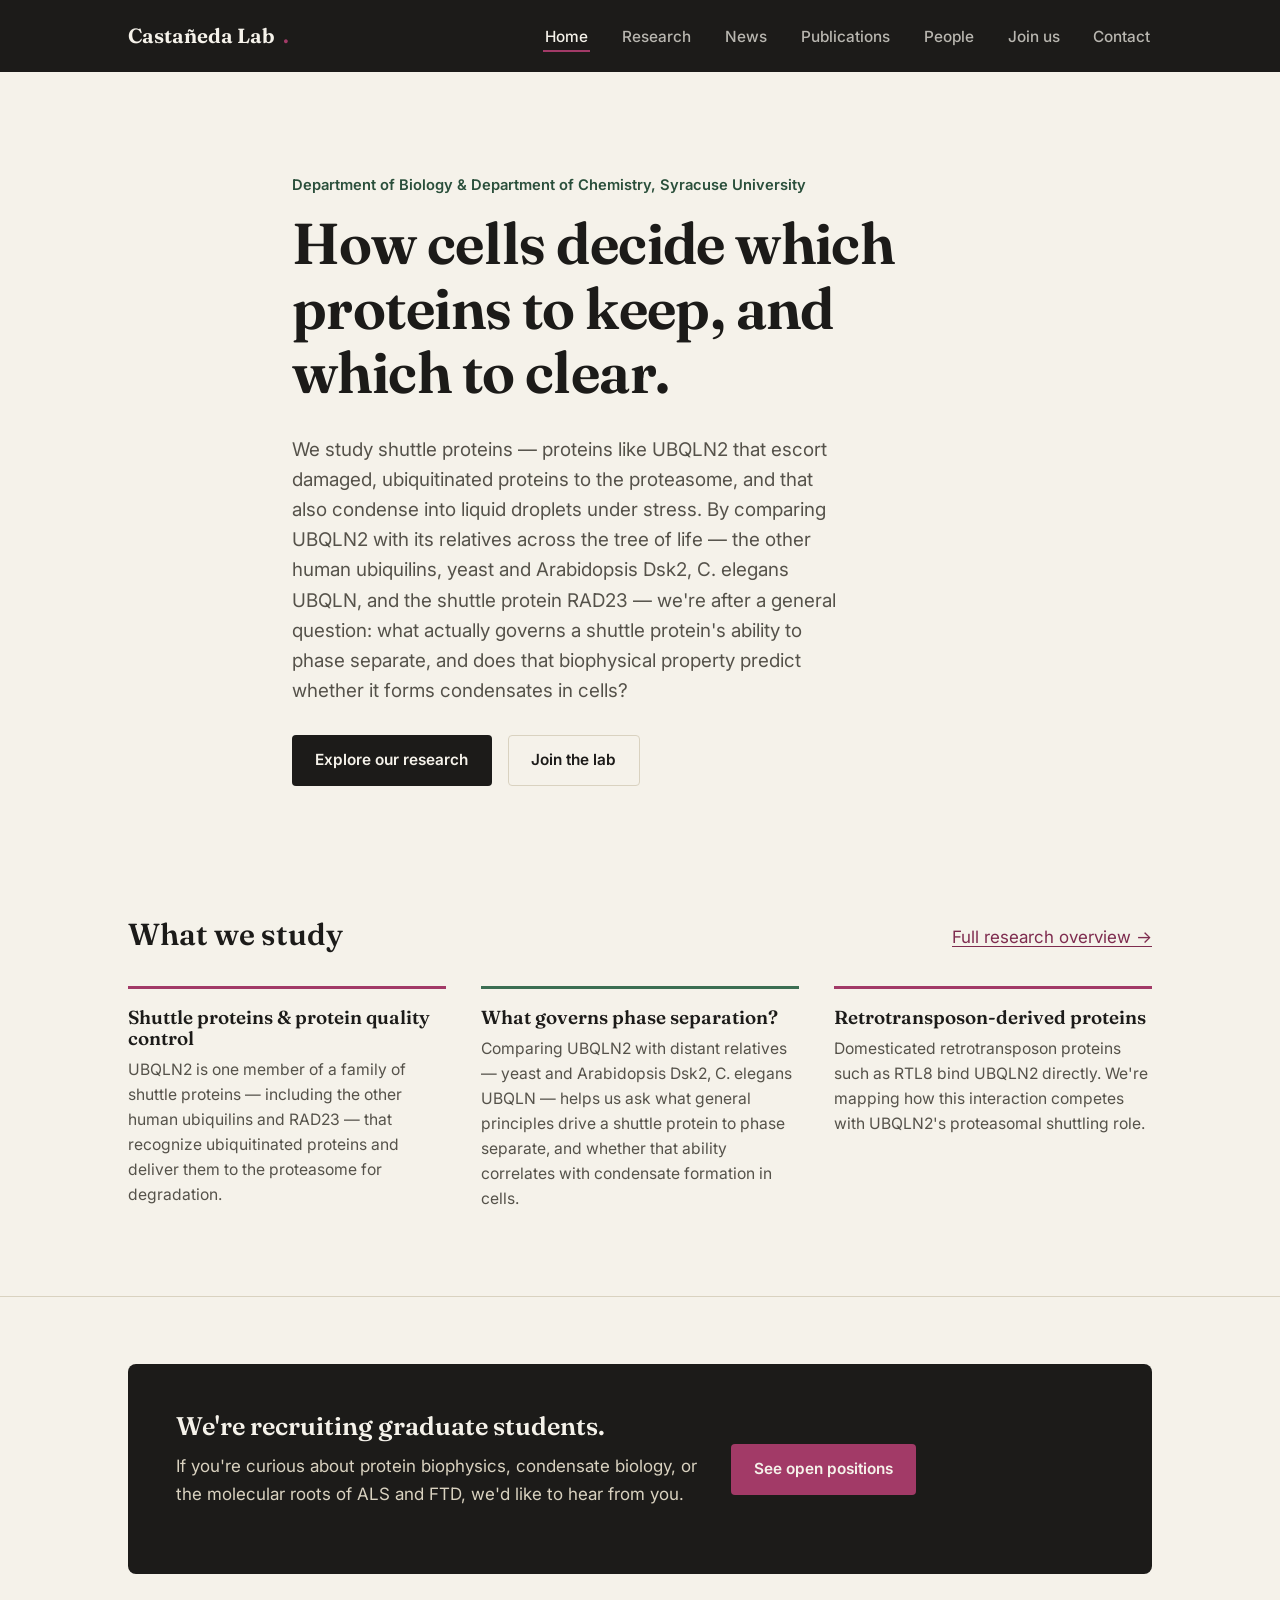
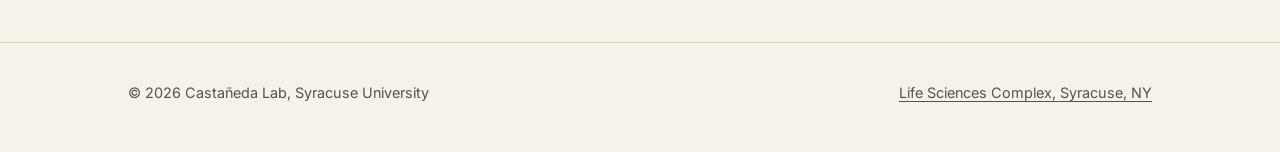
<file: index.html>
<!DOCTYPE html>
<html lang="en">
<head>
<meta charset="UTF-8">
<meta name="viewport" content="width=device-width, initial-scale=1">
<title>Castañeda Lab | Syracuse University</title>
<meta name="description" content="The Castañeda Lab at Syracuse University studies shuttle proteins — UBQLN2 and its relatives across species, and RAD23 — asking what governs their ability to phase separate and whether that predicts condensate formation in cells.">
<link rel="preconnect" href="https://fonts.googleapis.com">
<link rel="preconnect" href="https://fonts.gstatic.com" crossorigin>
<link href="https://fonts.googleapis.com/css2?family=Fraunces:opsz,wght@9..144,500;9..144,600;9..144,640&family=Inter:wght@400;500;600&display=swap" rel="stylesheet">
<link rel="stylesheet" href="css/style.css">
</head>
<body>

<nav class="site-nav">
  <div class="wrap">
    <a href="index.html" class="wordmark">Castañeda Lab<span class="dot">.</span></a>
    <button class="nav-toggle" aria-label="Toggle navigation" aria-expanded="false">
      <span></span><span></span><span></span>
    </button>
    <ul class="nav-links">
      <li><a href="index.html" aria-current="page">Home</a></li>
      <li><a href="research.html">Research</a></li>
      <li><a href="news.html">News</a></li>
      <li><a href="publications.html">Publications</a></li>
      <li><a href="people.html">People</a></li>
      <li><a href="join.html">Join us</a></li>
      <li><a href="contact.html">Contact</a></li>
    </ul>
  </div>
</nav>

<header class="hero">
  <div class="wrap">
    <p class="eyebrow">Department of Biology &amp; Department of Chemistry, Syracuse University</p>
    <h1>How cells decide which proteins to keep, and which to clear.</h1>
    <p class="lede">We study shuttle proteins — proteins like UBQLN2 that escort damaged, ubiquitinated proteins to the proteasome, and that also condense into liquid droplets under stress. By comparing UBQLN2 with its relatives across the tree of life — the other human ubiquilins, yeast and Arabidopsis Dsk2, C. elegans UBQLN, and the shuttle protein RAD23 — we're after a general question: what actually governs a shuttle protein's ability to phase separate, and does that biophysical property predict whether it forms condensates in cells?</p>
    <div class="hero-actions">
      <a class="btn btn-primary" href="research.html">Explore our research</a>
      <a class="btn btn-ghost" href="join.html">Join the lab</a>
    </div>
  </div>
</header>

<section>
  <div class="wrap">
    <div class="section-head">
      <h2>What we study</h2>
      <a href="research.html">Full research overview →</a>
    </div>
    <div class="grid-3">
      <div class="topic">
        <h3>Shuttle proteins &amp; protein quality control</h3>
        <p>UBQLN2 is one member of a family of shuttle proteins — including the other human ubiquilins and RAD23 — that recognize ubiquitinated proteins and deliver them to the proteasome for degradation.</p>
      </div>
      <div class="topic moss">
        <h3>What governs phase separation?</h3>
        <p>Comparing UBQLN2 with distant relatives — yeast and Arabidopsis Dsk2, C. elegans UBQLN — helps us ask what general principles drive a shuttle protein to phase separate, and whether that ability correlates with condensate formation in cells.</p>
      </div>
      <div class="topic">
        <h3>Retrotransposon-derived proteins</h3>
        <p>Domesticated retrotransposon proteins such as RTL8 bind UBQLN2 directly. We're mapping how this interaction competes with UBQLN2's proteasomal shuttling role.</p>
      </div>
    </div>
  </div>
</section>

<section>
  <div class="wrap">
    <div class="callout">
      <div>
        <h2>We're recruiting graduate students.</h2>
        <p>If you're curious about protein biophysics, condensate biology, or the molecular roots of ALS and FTD, we'd like to hear from you.</p>
      </div>
      <div>
        <a class="btn btn-primary" href="join.html">See open positions</a>
      </div>
    </div>
  </div>
</section>

<footer class="site-footer">
  <div class="wrap">
    <span>© <span id="year"></span> Castañeda Lab, Syracuse University</span>
    <span><a href="contact.html">Life Sciences Complex, Syracuse, NY</a></span>
  </div>
</footer>

<script src="js/main.js"></script>
<script>document.getElementById("year").textContent = new Date().getFullYear();</script>
</body>
</html>
</file>
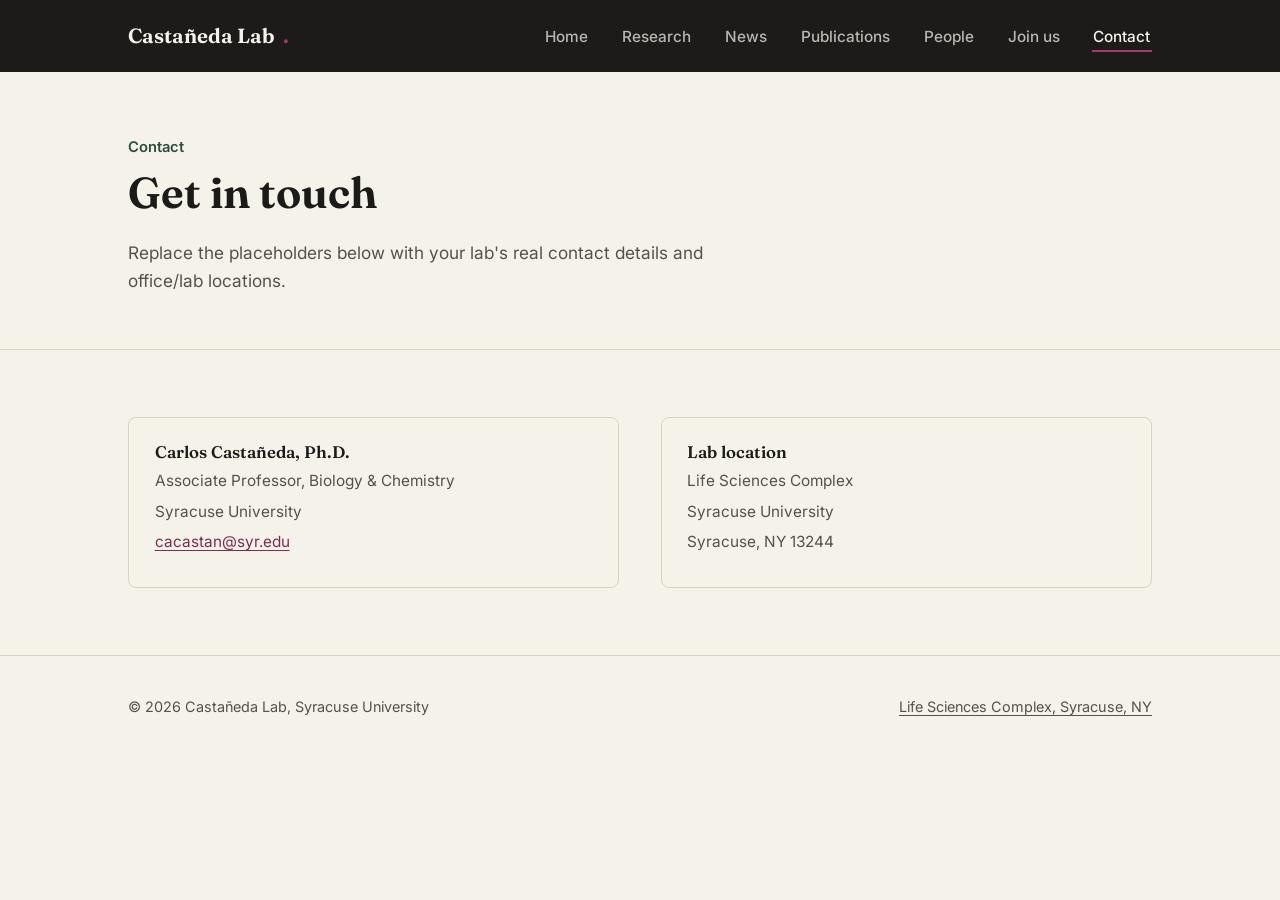
<file: contact.html>
<!DOCTYPE html>
<html lang="en">
<head>
<meta charset="UTF-8">
<meta name="viewport" content="width=device-width, initial-scale=1">
<title>Contact | Castañeda Lab</title>
<meta name="description" content="Contact the Castañeda Lab at Syracuse University.">
<link rel="preconnect" href="https://fonts.googleapis.com">
<link rel="preconnect" href="https://fonts.gstatic.com" crossorigin>
<link href="https://fonts.googleapis.com/css2?family=Fraunces:opsz,wght@9..144,500;9..144,600;9..144,640&family=Inter:wght@400;500;600&display=swap" rel="stylesheet">
<link rel="stylesheet" href="css/style.css">
</head>
<body>

<nav class="site-nav">
  <div class="wrap">
    <a href="index.html" class="wordmark">Castañeda Lab<span class="dot">.</span></a>
    <button class="nav-toggle" aria-label="Toggle navigation" aria-expanded="false">
      <span></span><span></span><span></span>
    </button>
    <ul class="nav-links">
      <li><a href="index.html">Home</a></li>
      <li><a href="research.html">Research</a></li>
      <li><a href="news.html">News</a></li>
      <li><a href="publications.html">Publications</a></li>
      <li><a href="people.html">People</a></li>
      <li><a href="join.html">Join us</a></li>
      <li><a href="contact.html" aria-current="page">Contact</a></li>
    </ul>
  </div>
</nav>

<header class="page-header">
  <div class="wrap">
    <p class="eyebrow">Contact</p>
    <h1>Get in touch</h1>
    <p class="lede">Replace the placeholders below with your lab's real contact details and office/lab locations.</p>
  </div>
</header>

<section>
  <div class="wrap contact-grid">
    <div class="contact-card">
      <h3>Carlos Castañeda, Ph.D.</h3>
      <p>Associate Professor, Biology &amp; Chemistry</p>
      <p>Syracuse University</p>
      <p><a href="mailto:cacastan@syr.edu">cacastan@syr.edu</a></p>
    </div>
    <div class="contact-card">
      <h3>Lab location</h3>
      <p>Life Sciences Complex</p>
      <p>Syracuse University</p>
      <p>Syracuse, NY 13244</p>
    </div>
  </div>
</section>

<footer class="site-footer">
  <div class="wrap">
    <span>© <span id="year"></span> Castañeda Lab, Syracuse University</span>
    <span><a href="contact.html">Life Sciences Complex, Syracuse, NY</a></span>
  </div>
</footer>

<script src="js/main.js"></script>
<script>document.getElementById("year").textContent = new Date().getFullYear();</script>
</body>
</html>
</file>
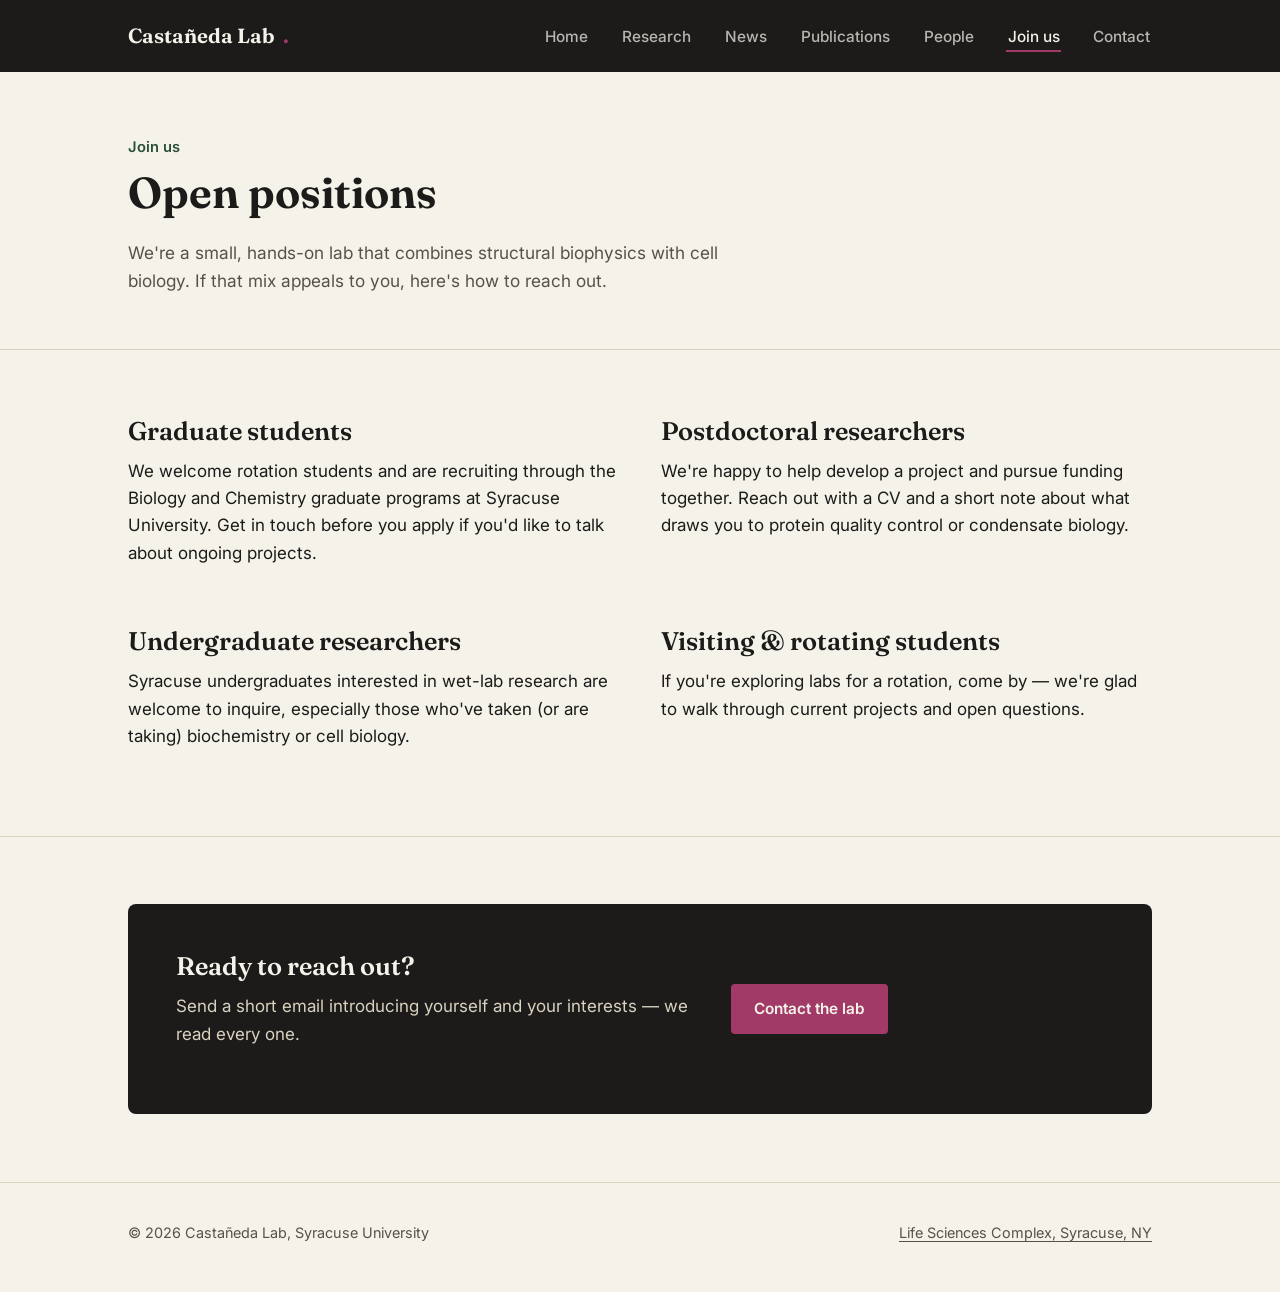
<file: join.html>
<!DOCTYPE html>
<html lang="en">
<head>
<meta charset="UTF-8">
<meta name="viewport" content="width=device-width, initial-scale=1">
<title>Join us | Castañeda Lab</title>
<meta name="description" content="Open positions in the Castañeda Lab at Syracuse University.">
<link rel="preconnect" href="https://fonts.googleapis.com">
<link rel="preconnect" href="https://fonts.gstatic.com" crossorigin>
<link href="https://fonts.googleapis.com/css2?family=Fraunces:opsz,wght@9..144,500;9..144,600;9..144,640&family=Inter:wght@400;500;600&display=swap" rel="stylesheet">
<link rel="stylesheet" href="css/style.css">
</head>
<body>

<nav class="site-nav">
  <div class="wrap">
    <a href="index.html" class="wordmark">Castañeda Lab<span class="dot">.</span></a>
    <button class="nav-toggle" aria-label="Toggle navigation" aria-expanded="false">
      <span></span><span></span><span></span>
    </button>
    <ul class="nav-links">
      <li><a href="index.html">Home</a></li>
      <li><a href="research.html">Research</a></li>
      <li><a href="news.html">News</a></li>
      <li><a href="publications.html">Publications</a></li>
      <li><a href="people.html">People</a></li>
      <li><a href="join.html" aria-current="page">Join us</a></li>
      <li><a href="contact.html">Contact</a></li>
    </ul>
  </div>
</nav>

<header class="page-header">
  <div class="wrap">
    <p class="eyebrow">Join us</p>
    <h1>Open positions</h1>
    <p class="lede">We're a small, hands-on lab that combines structural biophysics with cell biology. If that mix appeals to you, here's how to reach out.</p>
  </div>
</header>

<section>
  <div class="wrap grid-2">
    <div>
      <h2>Graduate students</h2>
      <p>We welcome rotation students and are recruiting through the Biology and Chemistry graduate programs at Syracuse University. Get in touch before you apply if you'd like to talk about ongoing projects.</p>
    </div>
    <div>
      <h2>Postdoctoral researchers</h2>
      <p>We're happy to help develop a project and pursue funding together. Reach out with a CV and a short note about what draws you to protein quality control or condensate biology.</p>
    </div>
    <div>
      <h2>Undergraduate researchers</h2>
      <p>Syracuse undergraduates interested in wet-lab research are welcome to inquire, especially those who've taken (or are taking) biochemistry or cell biology.</p>
    </div>
    <div>
      <h2>Visiting &amp; rotating students</h2>
      <p>If you're exploring labs for a rotation, come by — we're glad to walk through current projects and open questions.</p>
    </div>
  </div>
</section>

<section>
  <div class="wrap">
    <div class="callout">
      <div>
        <h2>Ready to reach out?</h2>
        <p>Send a short email introducing yourself and your interests — we read every one.</p>
      </div>
      <div>
        <a class="btn btn-primary" href="contact.html">Contact the lab</a>
      </div>
    </div>
  </div>
</section>

<footer class="site-footer">
  <div class="wrap">
    <span>© <span id="year"></span> Castañeda Lab, Syracuse University</span>
    <span><a href="contact.html">Life Sciences Complex, Syracuse, NY</a></span>
  </div>
</footer>

<script src="js/main.js"></script>
<script>document.getElementById("year").textContent = new Date().getFullYear();</script>
</body>
</html>
</file>
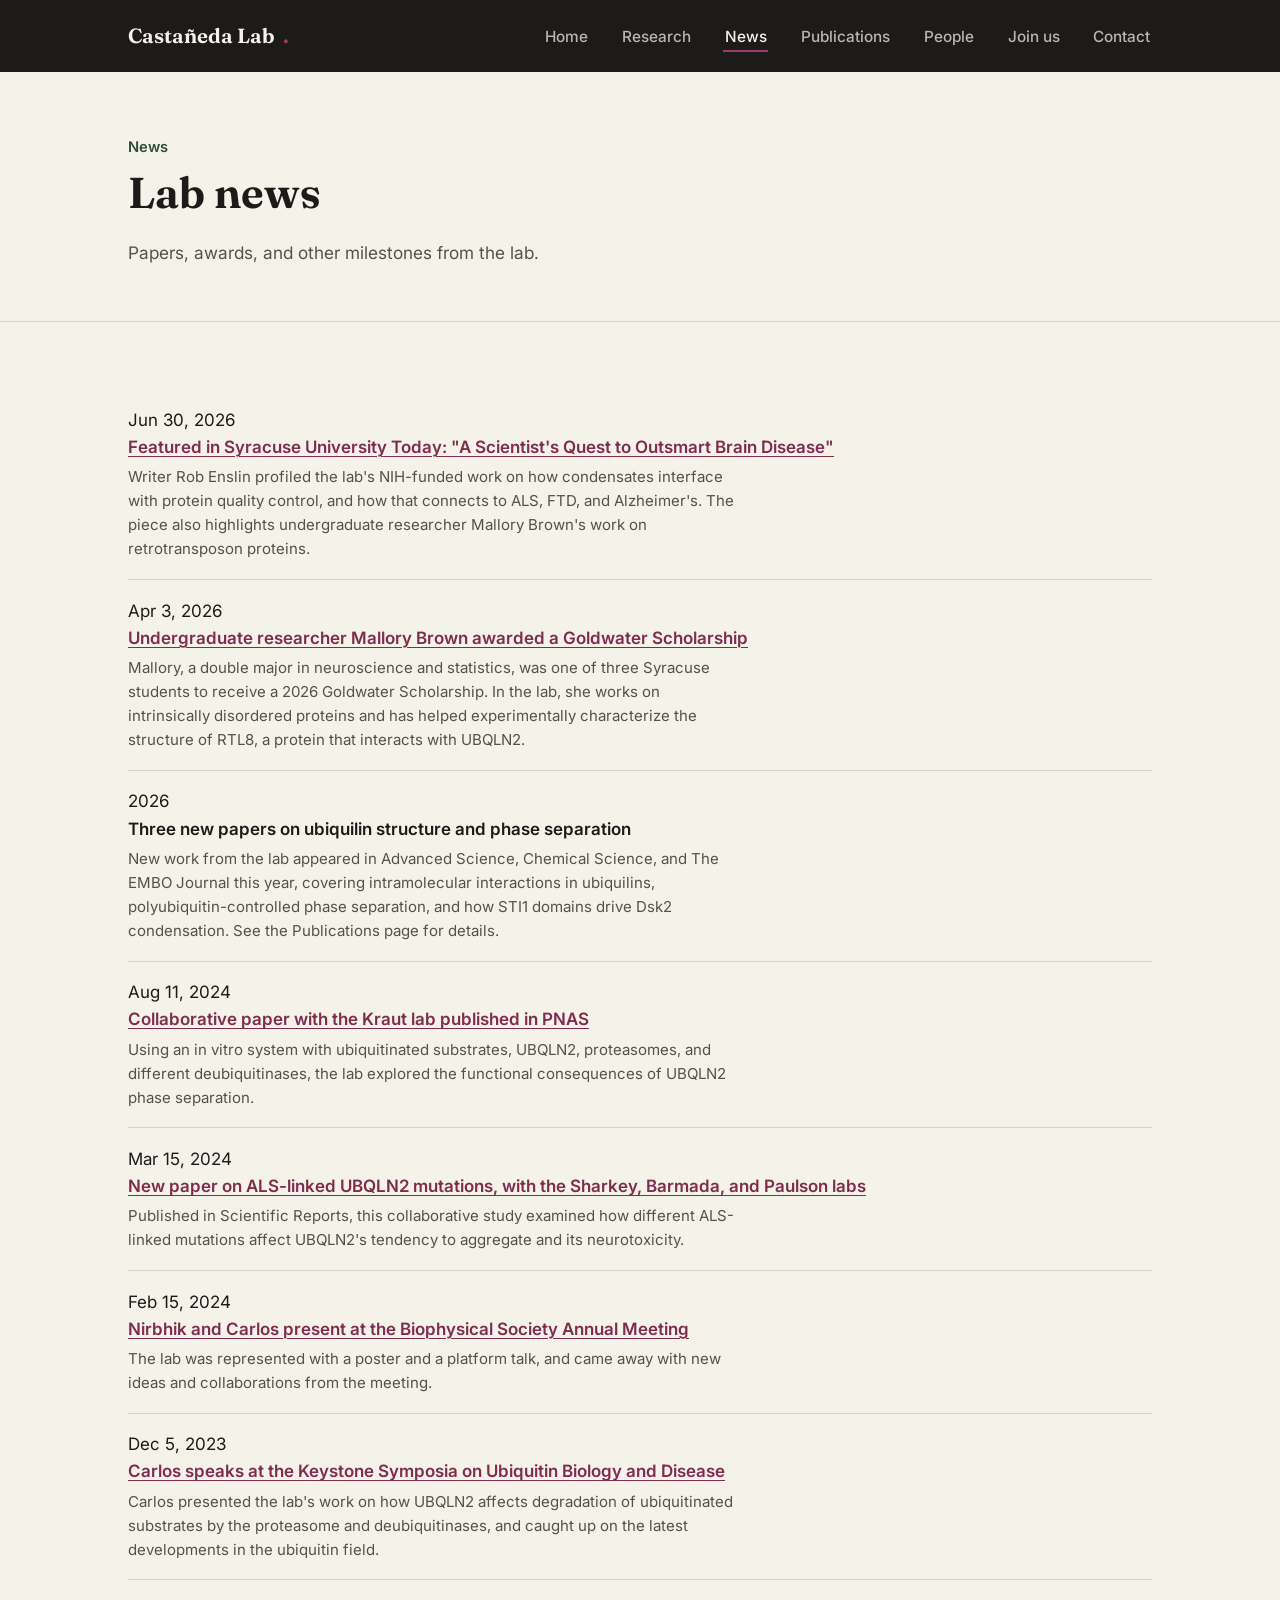
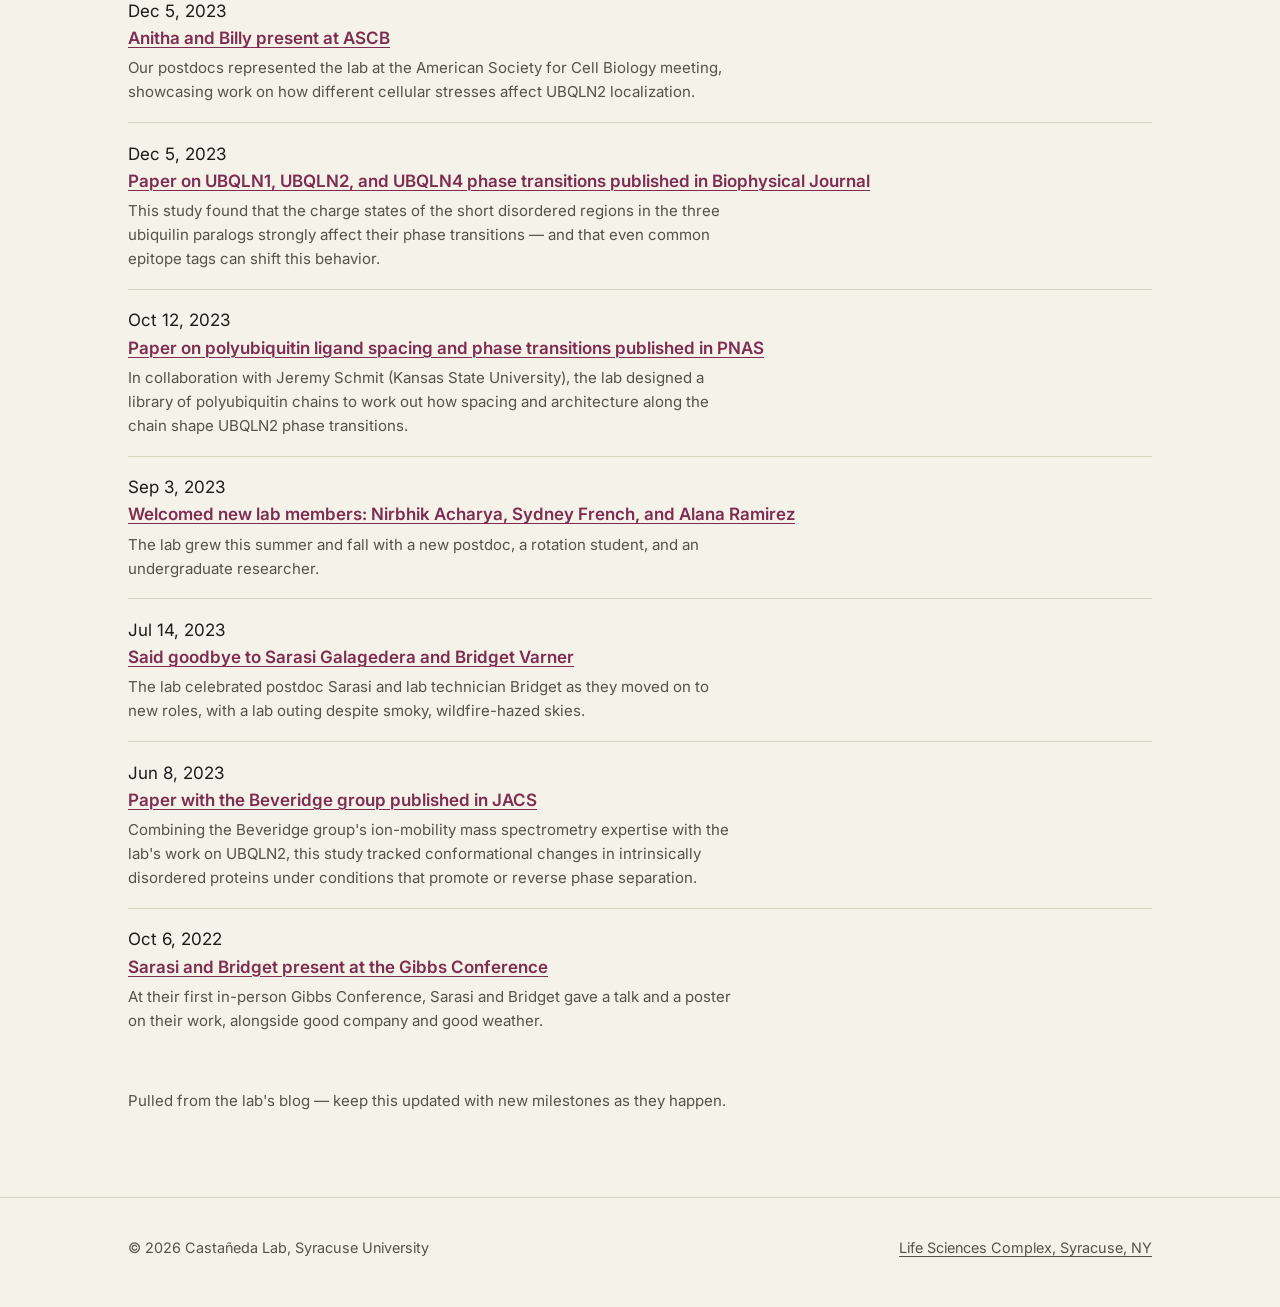
<file: news.html>
<!DOCTYPE html>
<html lang="en">
<head>
<meta charset="UTF-8">
<meta name="viewport" content="width=device-width, initial-scale=1">
<title>News | Castañeda Lab</title>
<meta name="description" content="News from the Castañeda Lab at Syracuse University.">
<link rel="preconnect" href="https://fonts.googleapis.com">
<link rel="preconnect" href="https://fonts.gstatic.com" crossorigin>
<link href="https://fonts.googleapis.com/css2?family=Fraunces:opsz,wght@9..144,500;9..144,600;9..144,640&family=Inter:wght@400;500;600&display=swap" rel="stylesheet">
<link rel="stylesheet" href="css/style.css">
</head>
<body>

<nav class="site-nav">
  <div class="wrap">
    <a href="index.html" class="wordmark">Castañeda Lab<span class="dot">.</span></a>
    <button class="nav-toggle" aria-label="Toggle navigation" aria-expanded="false">
      <span></span><span></span><span></span>
    </button>
    <ul class="nav-links">
      <li><a href="index.html">Home</a></li>
      <li><a href="research.html">Research</a></li>
      <li><a href="news.html" aria-current="page">News</a></li>
      <li><a href="publications.html">Publications</a></li>
      <li><a href="people.html">People</a></li>
      <li><a href="join.html">Join us</a></li>
      <li><a href="contact.html">Contact</a></li>
    </ul>
  </div>
</nav>

<header class="page-header">
  <div class="wrap">
    <p class="eyebrow">News</p>
    <h1>Lab news</h1>
    <p class="lede">Papers, awards, and other milestones from the lab.</p>
  </div>
</header>

<section>
  <div class="wrap">
    <ul class="pub-list">

      <li class="pub-item">
        <span class="pub-year">Jun 30, 2026</span>
        <div>
          <p class="pub-title"><a href="https://www.syracuse.edu/stories/brain-protein-research/" target="_blank" rel="noopener">Featured in Syracuse University Today: "A Scientist's Quest to Outsmart Brain Disease"</a></p>
          <p class="pub-meta">Writer Rob Enslin profiled the lab's NIH-funded work on how condensates interface with protein quality control, and how that connects to ALS, FTD, and Alzheimer's. The piece also highlights undergraduate researcher Mallory Brown's work on retrotransposon proteins.</p>
        </div>
      </li>

      <li class="pub-item">
        <span class="pub-year">Apr 3, 2026</span>
        <div>
          <p class="pub-title"><a href="https://news.syr.edu/2026/04/03/3-earn-goldwater-scholarships-among-nations-most-competitive-stem-awards/" target="_blank" rel="noopener">Undergraduate researcher Mallory Brown awarded a Goldwater Scholarship</a></p>
          <p class="pub-meta">Mallory, a double major in neuroscience and statistics, was one of three Syracuse students to receive a 2026 Goldwater Scholarship. In the lab, she works on intrinsically disordered proteins and has helped experimentally characterize the structure of RTL8, a protein that interacts with UBQLN2.</p>
        </div>
      </li>

      <li class="pub-item">
        <span class="pub-year">2026</span>
        <div>
          <p class="pub-title">Three new papers on ubiquilin structure and phase separation</p>
          <p class="pub-meta">New work from the lab appeared in Advanced Science, Chemical Science, and The EMBO Journal this year, covering intramolecular interactions in ubiquilins, polyubiquitin-controlled phase separation, and how STI1 domains drive Dsk2 condensation. See the Publications page for details.</p>
        </div>
      </li>

      <li class="pub-item">
        <span class="pub-year">Aug 11, 2024</span>
        <div>
          <p class="pub-title"><a href="https://doi.org/10.1073/pnas.2405964121" target="_blank" rel="noopener">Collaborative paper with the Kraut lab published in PNAS</a></p>
          <p class="pub-meta">Using an in vitro system with ubiquitinated substrates, UBQLN2, proteasomes, and different deubiquitinases, the lab explored the functional consequences of UBQLN2 phase separation.</p>
        </div>
      </li>

      <li class="pub-item">
        <span class="pub-year">Mar 15, 2024</span>
        <div>
          <p class="pub-title"><a href="https://doi.org/10.1038/s41598-024-55582-9" target="_blank" rel="noopener">New paper on ALS-linked UBQLN2 mutations, with the Sharkey, Barmada, and Paulson labs</a></p>
          <p class="pub-meta">Published in Scientific Reports, this collaborative study examined how different ALS-linked mutations affect UBQLN2's tendency to aggregate and its neurotoxicity.</p>
        </div>
      </li>

      <li class="pub-item">
        <span class="pub-year">Feb 15, 2024</span>
        <div>
          <p class="pub-title"><a href="https://cacastan.expressions.syr.edu/blog/2024/02/15/nirbhik-and-carlos-at-bps/" target="_blank" rel="noopener">Nirbhik and Carlos present at the Biophysical Society Annual Meeting</a></p>
          <p class="pub-meta">The lab was represented with a poster and a platform talk, and came away with new ideas and collaborations from the meeting.</p>
        </div>
      </li>

      <li class="pub-item">
        <span class="pub-year">Dec 5, 2023</span>
        <div>
          <p class="pub-title"><a href="https://cacastan.expressions.syr.edu/blog/2023/12/05/carlos-speaks-at-the-keystone-symposia-ubiquitin-biology-and-disease/" target="_blank" rel="noopener">Carlos speaks at the Keystone Symposia on Ubiquitin Biology and Disease</a></p>
          <p class="pub-meta">Carlos presented the lab's work on how UBQLN2 affects degradation of ubiquitinated substrates by the proteasome and deubiquitinases, and caught up on the latest developments in the ubiquitin field.</p>
        </div>
      </li>

      <li class="pub-item">
        <span class="pub-year">Dec 5, 2023</span>
        <div>
          <p class="pub-title"><a href="https://cacastan.expressions.syr.edu/blog/2023/12/05/anitha-and-billy-at-ascb/" target="_blank" rel="noopener">Anitha and Billy present at ASCB</a></p>
          <p class="pub-meta">Our postdocs represented the lab at the American Society for Cell Biology meeting, showcasing work on how different cellular stresses affect UBQLN2 localization.</p>
        </div>
      </li>

      <li class="pub-item">
        <span class="pub-year">Dec 5, 2023</span>
        <div>
          <p class="pub-title"><a href="https://doi.org/10.1016/j.bpj.2023.11.3401" target="_blank" rel="noopener">Paper on UBQLN1, UBQLN2, and UBQLN4 phase transitions published in Biophysical Journal</a></p>
          <p class="pub-meta">This study found that the charge states of the short disordered regions in the three ubiquilin paralogs strongly affect their phase transitions — and that even common epitope tags can shift this behavior.</p>
        </div>
      </li>

      <li class="pub-item">
        <span class="pub-year">Oct 12, 2023</span>
        <div>
          <p class="pub-title"><a href="https://doi.org/10.1073/pnas.2306638120" target="_blank" rel="noopener">Paper on polyubiquitin ligand spacing and phase transitions published in PNAS</a></p>
          <p class="pub-meta">In collaboration with Jeremy Schmit (Kansas State University), the lab designed a library of polyubiquitin chains to work out how spacing and architecture along the chain shape UBQLN2 phase transitions.</p>
        </div>
      </li>

      <li class="pub-item">
        <span class="pub-year">Sep 3, 2023</span>
        <div>
          <p class="pub-title"><a href="https://cacastan.expressions.syr.edu/blog/2023/09/03/welcome-nirbhik-sydney-and-alana/" target="_blank" rel="noopener">Welcomed new lab members: Nirbhik Acharya, Sydney French, and Alana Ramirez</a></p>
          <p class="pub-meta">The lab grew this summer and fall with a new postdoc, a rotation student, and an undergraduate researcher.</p>
        </div>
      </li>

      <li class="pub-item">
        <span class="pub-year">Jul 14, 2023</span>
        <div>
          <p class="pub-title"><a href="https://cacastan.expressions.syr.edu/blog/2023/07/14/goodbye-sarasi-and-bridget/" target="_blank" rel="noopener">Said goodbye to Sarasi Galagedera and Bridget Varner</a></p>
          <p class="pub-meta">The lab celebrated postdoc Sarasi and lab technician Bridget as they moved on to new roles, with a lab outing despite smoky, wildfire-hazed skies.</p>
        </div>
      </li>

      <li class="pub-item">
        <span class="pub-year">Jun 8, 2023</span>
        <div>
          <p class="pub-title"><a href="https://doi.org/10.1021/jacs.3c00756" target="_blank" rel="noopener">Paper with the Beveridge group published in JACS</a></p>
          <p class="pub-meta">Combining the Beveridge group's ion-mobility mass spectrometry expertise with the lab's work on UBQLN2, this study tracked conformational changes in intrinsically disordered proteins under conditions that promote or reverse phase separation.</p>
        </div>
      </li>

      <li class="pub-item">
        <span class="pub-year">Oct 6, 2022</span>
        <div>
          <p class="pub-title"><a href="https://cacastan.expressions.syr.edu/blog/2022/10/06/sarasi-and-bridget-at-gibbs/" target="_blank" rel="noopener">Sarasi and Bridget present at the Gibbs Conference</a></p>
          <p class="pub-meta">At their first in-person Gibbs Conference, Sarasi and Bridget gave a talk and a poster on their work, alongside good company and good weather.</p>
        </div>
      </li>

    </ul>

    <p style="margin-top:2.4rem; color: var(--ink-soft); font-size: 0.94rem;">
      Pulled from the lab's blog — keep this updated with new milestones as they happen.
    </p>
  </div>
</section>

<footer class="site-footer">
  <div class="wrap">
    <span>© <span id="year"></span> Castañeda Lab, Syracuse University</span>
    <span><a href="contact.html">Life Sciences Complex, Syracuse, NY</a></span>
  </div>
</footer>

<script src="js/main.js"></script>
<script>document.getElementById("year").textContent = new Date().getFullYear();</script>
</body>
</html>
</file>
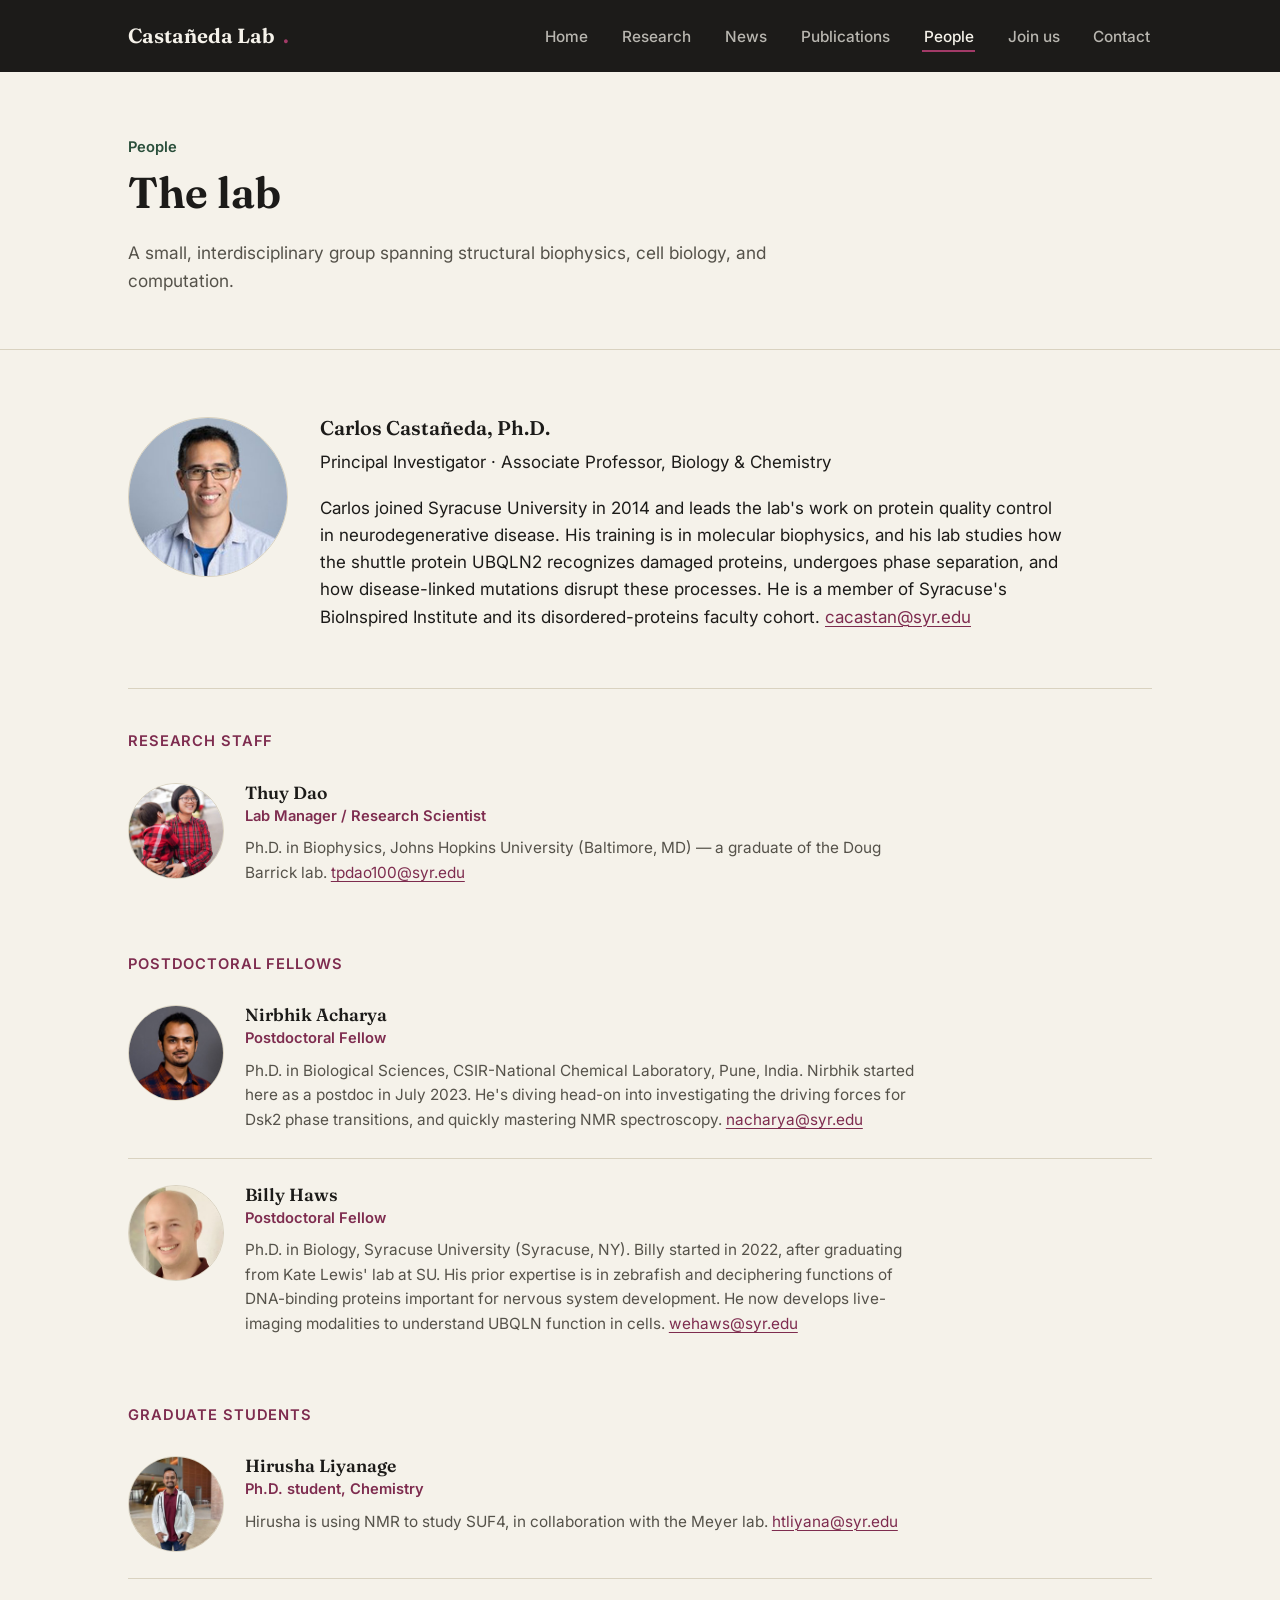
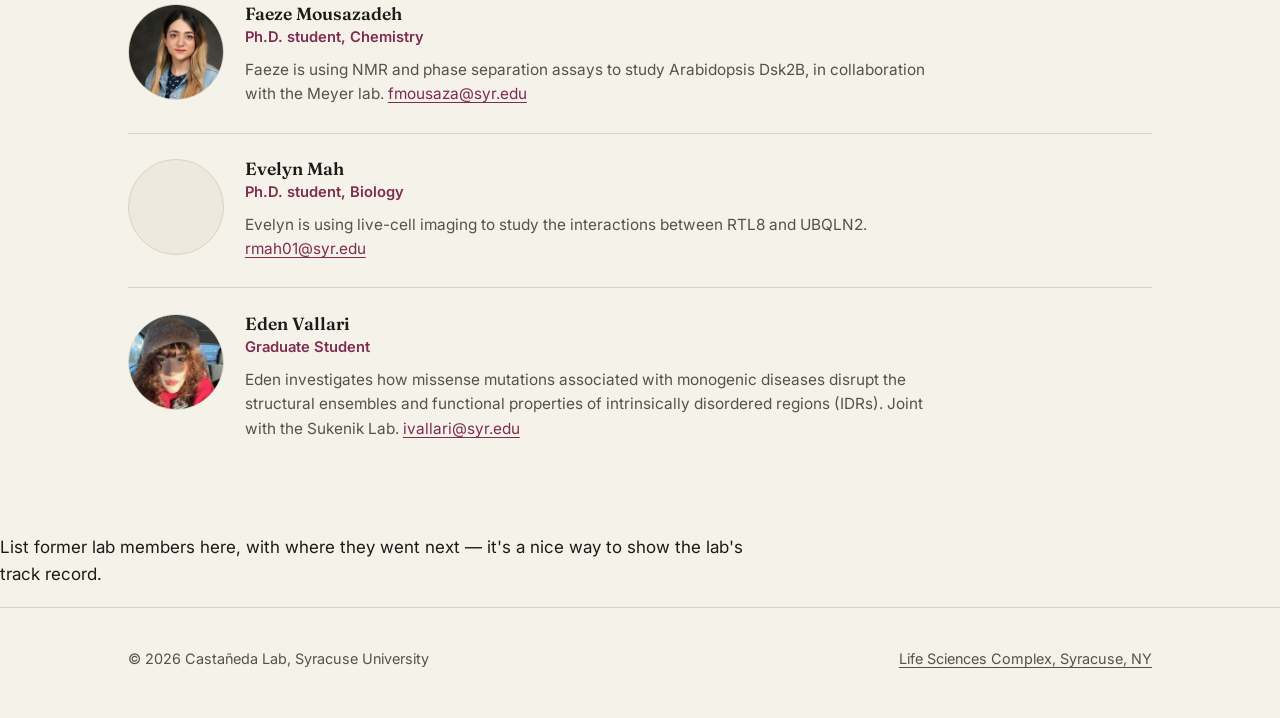
<file: people.html>
<!DOCTYPE html>
<html lang="en">
<head>
<meta charset="UTF-8">
<meta name="viewport" content="width=device-width, initial-scale=1">
<title>People | Castañeda Lab</title>
<meta name="description" content="Meet the Castañeda Lab at Syracuse University.">
<link rel="preconnect" href="https://fonts.googleapis.com">
<link rel="preconnect" href="https://fonts.gstatic.com" crossorigin>
<link href="https://fonts.googleapis.com/css2?family=Fraunces:opsz,wght@9..144,500;9..144,600;9..144,640&family=Inter:wght@400;500;600&display=swap" rel="stylesheet">
<link rel="stylesheet" href="css/style.css">
</head>
<body>

<nav class="site-nav">
  <div class="wrap">
    <a href="index.html" class="wordmark">Castañeda Lab<span class="dot">.</span></a>
    <button class="nav-toggle" aria-label="Toggle navigation" aria-expanded="false">
      <span></span><span></span><span></span>
    </button>
    <ul class="nav-links">
      <li><a href="index.html">Home</a></li>
      <li><a href="research.html">Research</a></li>
      <li><a href="news.html">News</a></li>
      <li><a href="publications.html">Publications</a></li>
      <li><a href="people.html" aria-current="page">People</a></li>
      <li><a href="join.html">Join us</a></li>
      <li><a href="contact.html">Contact</a></li>
    </ul>
  </div>
</nav>

<header class="page-header">
  <div class="wrap">
    <p class="eyebrow">People</p>
    <h1>The lab</h1>
    <p class="lede">A small, interdisciplinary group spanning structural biophysics, cell biology, and computation.</p>
  </div>
</header>

<section>
  <div class="wrap">

    <!--
      Evelyn Mah doesn't have a photo yet — drop an <img src="assets/..."> into
      her .avatar div below once you have one, the same way the others are set up.
    -->

    <div class="pi-block">
      <div class="avatar"><img src="assets/carlos.jpg" alt="Carlos Castañeda"></div>
      <div>
        <h3>Carlos Castañeda, Ph.D.</h3>
        <p class="role">Principal Investigator · Associate Professor, Biology &amp; Chemistry</p>
        <p>Carlos joined Syracuse University in 2014 and leads the lab's work on protein quality control in neurodegenerative disease. His training is in molecular biophysics, and his lab studies how the shuttle protein UBQLN2 recognizes damaged proteins, undergoes phase separation, and how disease-linked mutations disrupt these processes. He is a member of Syracuse's BioInspired Institute and its disordered-proteins faculty cohort. <a href="mailto:cacastan@syr.edu">cacastan@syr.edu</a></p>
      </div>
    </div>

    <div class="person-group-heading">Research Staff</div>

    <div class="person">
      <div class="avatar"><img src="assets/thuy.jpg" alt="Thuy Dao"></div>
      <div>
        <h3>Thuy Dao</h3>
        <p class="role">Lab Manager / Research Scientist</p>
        <p>Ph.D. in Biophysics, Johns Hopkins University (Baltimore, MD) — a graduate of the Doug Barrick lab. <a href="mailto:tpdao100@syr.edu">tpdao100@syr.edu</a></p>
      </div>
    </div>

    <div class="person-group-heading">Postdoctoral Fellows</div>

    <div class="person">
      <div class="avatar"><img src="assets/nirbhik.jpg" alt="Nirbhik Acharya"></div>
      <div>
        <h3>Nirbhik Acharya</h3>
        <p class="role">Postdoctoral Fellow</p>
        <p>Ph.D. in Biological Sciences, CSIR-National Chemical Laboratory, Pune, India. Nirbhik started here as a postdoc in July 2023. He's diving head-on into investigating the driving forces for Dsk2 phase transitions, and quickly mastering NMR spectroscopy. <a href="mailto:nacharya@syr.edu">nacharya@syr.edu</a></p>
      </div>
    </div>

    <div class="person">
      <div class="avatar"><img src="assets/billy.jpg" alt="Billy Haws"></div>
      <div>
        <h3>Billy Haws</h3>
        <p class="role">Postdoctoral Fellow</p>
        <p>Ph.D. in Biology, Syracuse University (Syracuse, NY). Billy started in 2022, after graduating from Kate Lewis' lab at SU. His prior expertise is in zebrafish and deciphering functions of DNA-binding proteins important for nervous system development. He now develops live-imaging modalities to understand UBQLN function in cells. <a href="mailto:wehaws@syr.edu">wehaws@syr.edu</a></p>
      </div>
    </div>

    <div class="person-group-heading">Graduate Students</div>

    <div class="person">
      <div class="avatar"><img src="assets/hirusha.jpg" alt="Hirusha Liyanage"></div>
      <div>
        <h3>Hirusha Liyanage</h3>
        <p class="role">Ph.D. student, Chemistry</p>
        <p>Hirusha is using NMR to study SUF4, in collaboration with the Meyer lab. <a href="mailto:htliyana@syr.edu">htliyana@syr.edu</a></p>
      </div>
    </div>

    <div class="person">
      <div class="avatar"><img src="assets/faeze.jpg" alt="Faeze Mousazadeh"></div>
      <div>
        <h3>Faeze Mousazadeh</h3>
        <p class="role">Ph.D. student, Chemistry</p>
        <p>Faeze is using NMR and phase separation assays to study Arabidopsis Dsk2B, in collaboration with the Meyer lab. <a href="mailto:fmousaza@syr.edu">fmousaza@syr.edu</a></p>
      </div>
    </div>

    <div class="person">
      <div class="avatar"></div>
      <div>
        <h3>Evelyn Mah</h3>
        <p class="role">Ph.D. student, Biology</p>
        <p>Evelyn is using live-cell imaging to study the interactions between RTL8 and UBQLN2. <a href="mailto:rmah01@syr.edu">rmah01@syr.edu</a></p>
      </div>
    </div>

    <div class="person">
      <div class="avatar"><img src="assets/eden.jpg" alt="Eden Vallari"></div>
      <div>
        <h3>Eden Vallari</h3>
        <p class="role">Graduate Student</p>
        <p>Eden investigates how missense mutations associated with monogenic diseases disrupt the structural ensembles and functional properties of intrinsically disordered regions (IDRs). Joint with the Sukenik Lab. <a href="mailto:ivallari@syr.edu">ivallari@syr.edu</a></p>
      </div>
    </div>

  </div>
</section>
    <p>List former lab members here, with where they went next — it's a nice way to show the lab's track record.</p>
  </div>
</section>

<footer class="site-footer">
  <div class="wrap">
    <span>© <span id="year"></span> Castañeda Lab, Syracuse University</span>
    <span><a href="contact.html">Life Sciences Complex, Syracuse, NY</a></span>
  </div>
</footer>

<script src="js/main.js"></script>
<script>document.getElementById("year").textContent = new Date().getFullYear();</script>
</body>
</html>
</file>
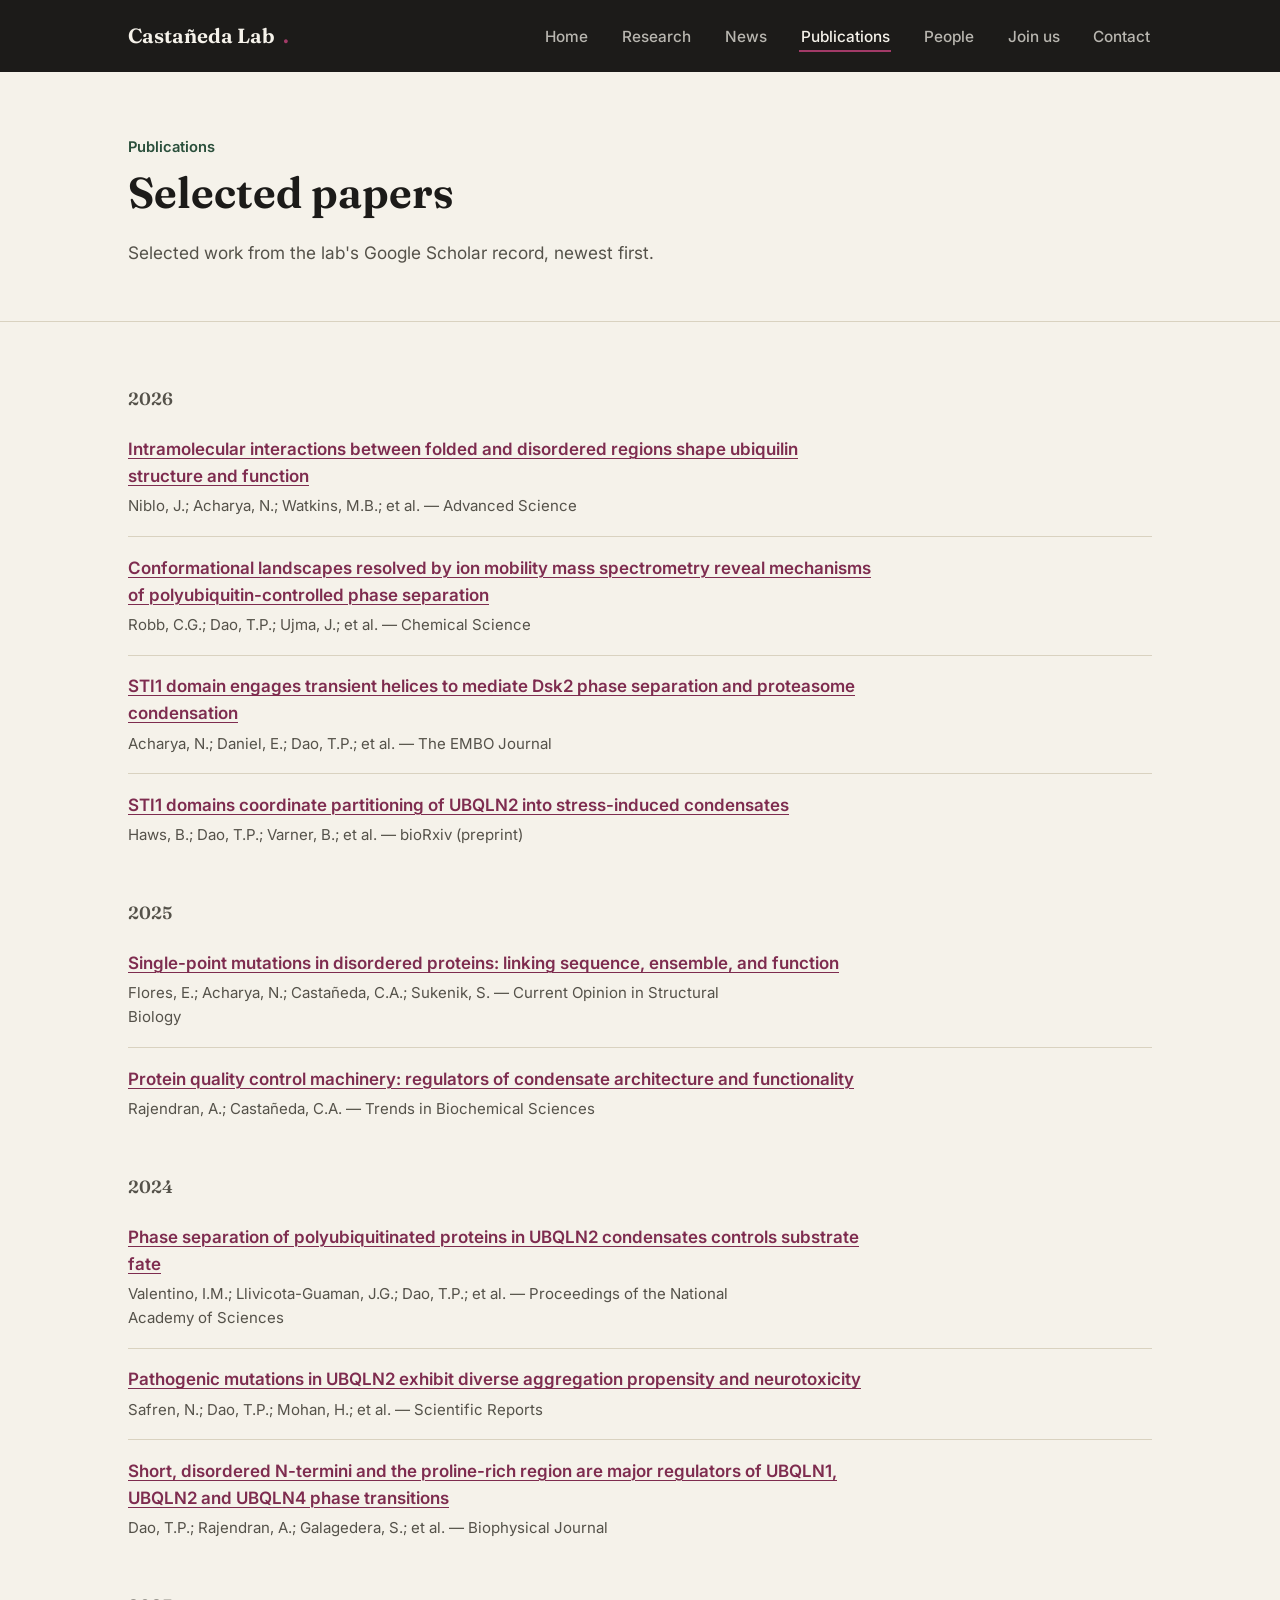
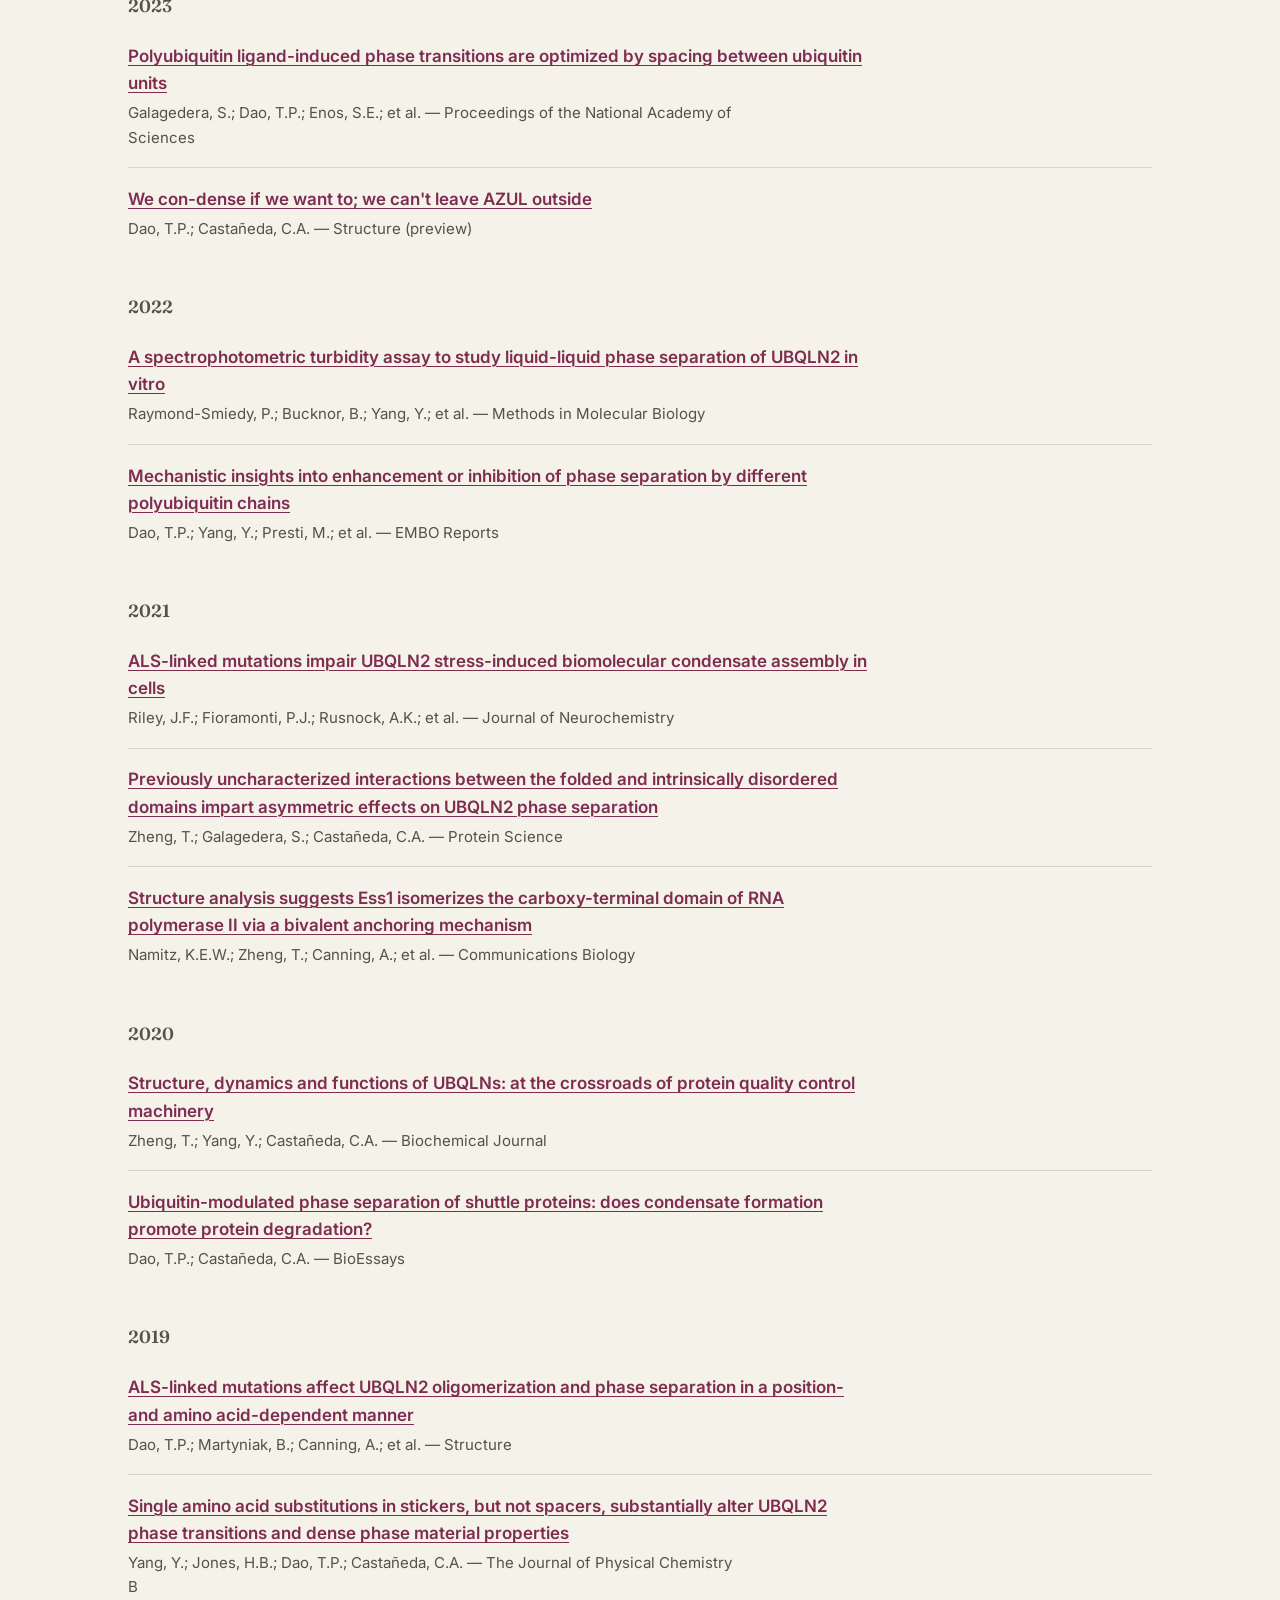
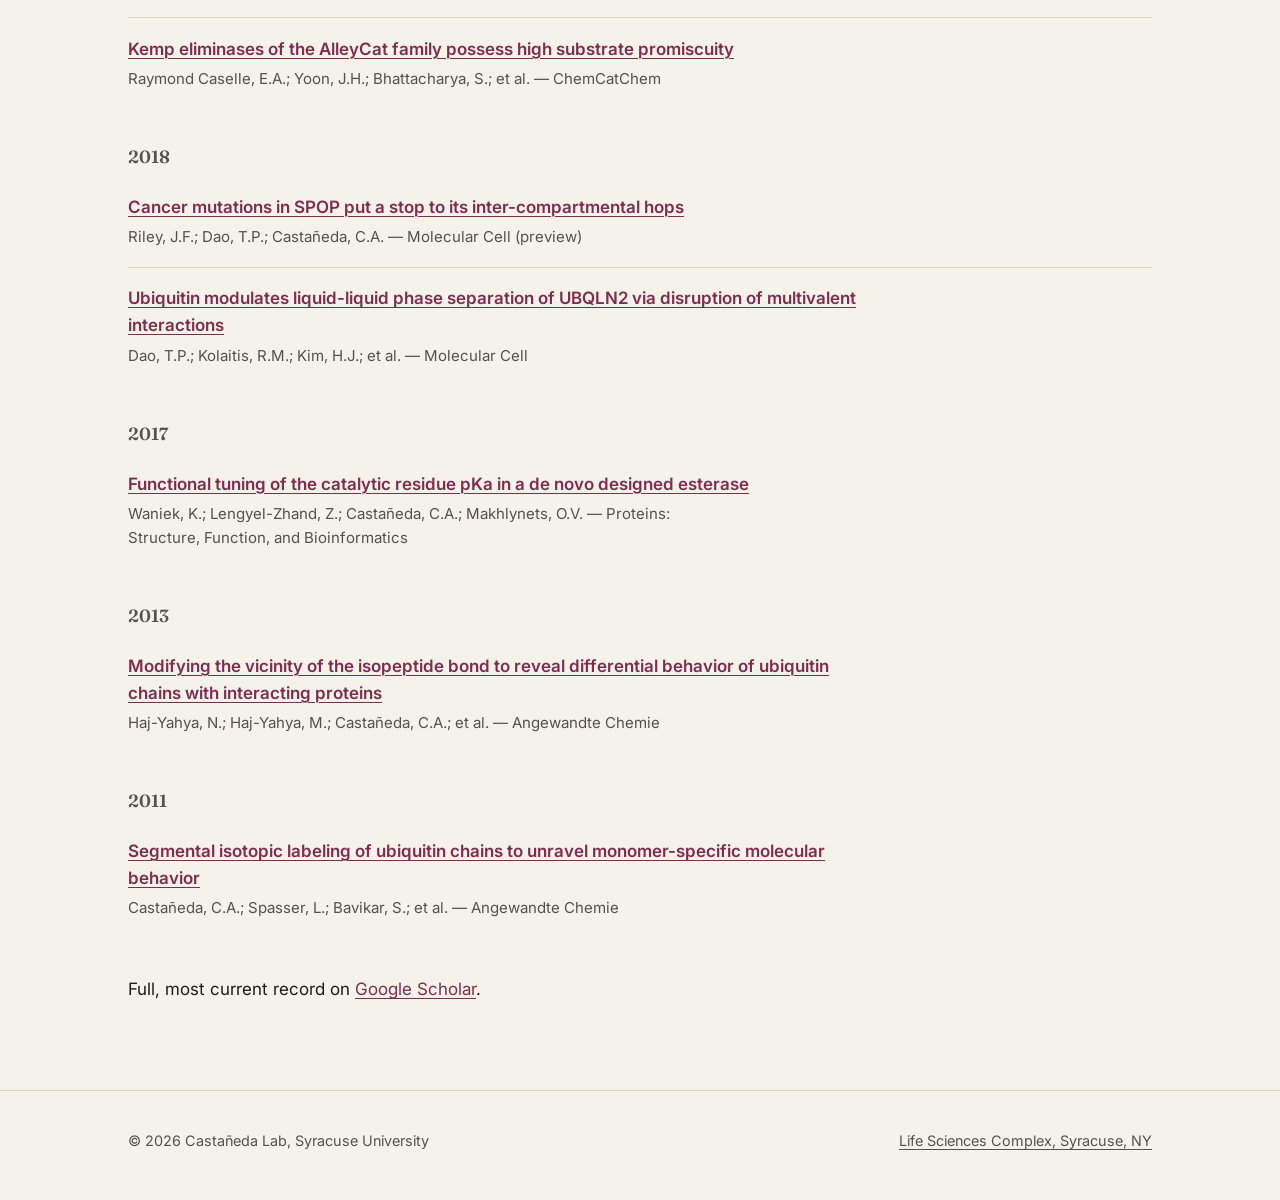
<file: publications.html>
<!DOCTYPE html>
<html lang="en">
<head>
<meta charset="UTF-8">
<meta name="viewport" content="width=device-width, initial-scale=1">
<title>Publications | Castañeda Lab</title>
<meta name="description" content="Selected publications from the Castañeda Lab at Syracuse University.">
<link rel="preconnect" href="https://fonts.googleapis.com">
<link rel="preconnect" href="https://fonts.gstatic.com" crossorigin>
<link href="https://fonts.googleapis.com/css2?family=Fraunces:opsz,wght@9..144,500;9..144,600;9..144,640&family=Inter:wght@400;500;600&display=swap" rel="stylesheet">
<link rel="stylesheet" href="css/style.css">
</head>
<body>
<nav class="site-nav">
  <div class="wrap">
    <a href="index.html" class="wordmark">Castañeda Lab<span class="dot">.</span></a>
    <button class="nav-toggle" aria-label="Toggle navigation" aria-expanded="false">
      <span></span><span></span><span></span>
    </button>
    <ul class="nav-links">
      <li><a href="index.html">Home</a></li>
      <li><a href="research.html">Research</a></li>
      <li><a href="news.html">News</a></li>
      <li><a href="publications.html" aria-current="page">Publications</a></li>
      <li><a href="people.html">People</a></li>
      <li><a href="join.html">Join us</a></li>
      <li><a href="contact.html">Contact</a></li>
    </ul>
  </div>
</nav>

<header class="page-header">
  <div class="wrap">
    <p class="eyebrow">Publications</p>
    <h1>Selected papers</h1>
    <p class="lede">Selected work from the lab's Google Scholar record, newest first.</p>
  </div>
</header>

<section>
  <div class="wrap">
    <h2 class="pub-year-heading">2026</h2>
    <ul class="pub-list">
      <li class="pub-item">
        <div>
          <p class="pub-title"><a href="https://doi.org/10.1002/advs.75904" target="_blank" rel="noopener">Intramolecular interactions between folded and disordered regions shape ubiquilin structure and function</a></p>
          <p class="pub-meta">Niblo, J.; Acharya, N.; Watkins, M.B.; et al. — Advanced Science</p>
        </div>
      </li>
      <li class="pub-item">
        <div>
          <p class="pub-title"><a href="https://doi.org/10.1039/d6sc00836d" target="_blank" rel="noopener">Conformational landscapes resolved by ion mobility mass spectrometry reveal mechanisms of polyubiquitin-controlled phase separation</a></p>
          <p class="pub-meta">Robb, C.G.; Dao, T.P.; Ujma, J.; et al. — Chemical Science</p>
        </div>
      </li>
      <li class="pub-item">
        <div>
          <p class="pub-title"><a href="https://doi.org/10.1038/s44318-026-00696-1" target="_blank" rel="noopener">STI1 domain engages transient helices to mediate Dsk2 phase separation and proteasome condensation</a></p>
          <p class="pub-meta">Acharya, N.; Daniel, E.; Dao, T.P.; et al. — The EMBO Journal</p>
        </div>
      </li>
      <li class="pub-item">
        <div>
          <p class="pub-title"><a href="https://doi.org/10.64898/2026.04.01.715099" target="_blank" rel="noopener">STI1 domains coordinate partitioning of UBQLN2 into stress-induced condensates</a></p>
          <p class="pub-meta">Haws, B.; Dao, T.P.; Varner, B.; et al. — bioRxiv (preprint)</p>
        </div>
      </li>
    </ul>

    <h2 class="pub-year-heading">2025</h2>
    <ul class="pub-list">
      <li class="pub-item">
        <div>
          <p class="pub-title"><a href="https://doi.org/10.1016/j.sbi.2025.102987" target="_blank" rel="noopener">Single-point mutations in disordered proteins: linking sequence, ensemble, and function</a></p>
          <p class="pub-meta">Flores, E.; Acharya, N.; Castañeda, C.A.; Sukenik, S. — Current Opinion in Structural Biology</p>
        </div>
      </li>
      <li class="pub-item">
        <div>
          <p class="pub-title"><a href="https://doi.org/10.1016/j.tibs.2024.12.003" target="_blank" rel="noopener">Protein quality control machinery: regulators of condensate architecture and functionality</a></p>
          <p class="pub-meta">Rajendran, A.; Castañeda, C.A. — Trends in Biochemical Sciences</p>
        </div>
      </li>
    </ul>

    <h2 class="pub-year-heading">2024</h2>
    <ul class="pub-list">
      <li class="pub-item">
        <div>
          <p class="pub-title"><a href="https://doi.org/10.1073/pnas.2405964121" target="_blank" rel="noopener">Phase separation of polyubiquitinated proteins in UBQLN2 condensates controls substrate fate</a></p>
          <p class="pub-meta">Valentino, I.M.; Llivicota-Guaman, J.G.; Dao, T.P.; et al. — Proceedings of the National Academy of Sciences</p>
        </div>
      </li>
      <li class="pub-item">
        <div>
          <p class="pub-title"><a href="https://doi.org/10.1038/s41598-024-55582-9" target="_blank" rel="noopener">Pathogenic mutations in UBQLN2 exhibit diverse aggregation propensity and neurotoxicity</a></p>
          <p class="pub-meta">Safren, N.; Dao, T.P.; Mohan, H.; et al. — Scientific Reports</p>
        </div>
      </li>
      <li class="pub-item">
        <div>
          <p class="pub-title"><a href="https://doi.org/10.1016/j.bpj.2023.11.3401" target="_blank" rel="noopener">Short, disordered N-termini and the proline-rich region are major regulators of UBQLN1, UBQLN2 and UBQLN4 phase transitions</a></p>
          <p class="pub-meta">Dao, T.P.; Rajendran, A.; Galagedera, S.; et al. — Biophysical Journal</p>
        </div>
      </li>
    </ul>

    <h2 class="pub-year-heading">2023</h2>
    <ul class="pub-list">
      <li class="pub-item">
        <div>
          <p class="pub-title"><a href="https://doi.org/10.1073/pnas.2306638120" target="_blank" rel="noopener">Polyubiquitin ligand-induced phase transitions are optimized by spacing between ubiquitin units</a></p>
          <p class="pub-meta">Galagedera, S.; Dao, T.P.; Enos, S.E.; et al. — Proceedings of the National Academy of Sciences</p>
        </div>
      </li>
      <li class="pub-item">
        <div>
          <p class="pub-title"><a href="https://www.sciencedirect.com/science/article/pii/S0969212623000825" target="_blank" rel="noopener">We con-dense if we want to; we can't leave AZUL outside</a></p>
          <p class="pub-meta">Dao, T.P.; Castañeda, C.A. — Structure (preview)</p>
        </div>
      </li>
    </ul>

    <h2 class="pub-year-heading">2022</h2>
    <ul class="pub-list">
      <li class="pub-item">
        <div>
          <p class="pub-title"><a href="https://doi.org/10.1007/978-1-0716-2597-2_32" target="_blank" rel="noopener">A spectrophotometric turbidity assay to study liquid-liquid phase separation of UBQLN2 in vitro</a></p>
          <p class="pub-meta">Raymond-Smiedy, P.; Bucknor, B.; Yang, Y.; et al. — Methods in Molecular Biology</p>
        </div>
      </li>
      <li class="pub-item">
        <div>
          <p class="pub-title"><a href="https://doi.org/10.15252/embr.202255056" target="_blank" rel="noopener">Mechanistic insights into enhancement or inhibition of phase separation by different polyubiquitin chains</a></p>
          <p class="pub-meta">Dao, T.P.; Yang, Y.; Presti, M.; et al. — EMBO Reports</p>
        </div>
      </li>
    </ul>

    <h2 class="pub-year-heading">2021</h2>
    <ul class="pub-list">
      <li class="pub-item">
        <div>
          <p class="pub-title"><a href="https://doi.org/10.1111/jnc.15453" target="_blank" rel="noopener">ALS-linked mutations impair UBQLN2 stress-induced biomolecular condensate assembly in cells</a></p>
          <p class="pub-meta">Riley, J.F.; Fioramonti, P.J.; Rusnock, A.K.; et al. — Journal of Neurochemistry</p>
        </div>
      </li>
      <li class="pub-item">
        <div>
          <p class="pub-title"><a href="https://doi.org/10.1002/pro.4128" target="_blank" rel="noopener">Previously uncharacterized interactions between the folded and intrinsically disordered domains impart asymmetric effects on UBQLN2 phase separation</a></p>
          <p class="pub-meta">Zheng, T.; Galagedera, S.; Castañeda, C.A. — Protein Science</p>
        </div>
      </li>
      <li class="pub-item">
        <div>
          <p class="pub-title"><a href="https://doi.org/10.1038/s42003-021-01906-8" target="_blank" rel="noopener">Structure analysis suggests Ess1 isomerizes the carboxy-terminal domain of RNA polymerase II via a bivalent anchoring mechanism</a></p>
          <p class="pub-meta">Namitz, K.E.W.; Zheng, T.; Canning, A.; et al. — Communications Biology</p>
        </div>
      </li>
    </ul>

    <h2 class="pub-year-heading">2020</h2>
    <ul class="pub-list">
      <li class="pub-item">
        <div>
          <p class="pub-title"><a href="https://doi.org/10.1042/BCJ20190497" target="_blank" rel="noopener">Structure, dynamics and functions of UBQLNs: at the crossroads of protein quality control machinery</a></p>
          <p class="pub-meta">Zheng, T.; Yang, Y.; Castañeda, C.A. — Biochemical Journal</p>
        </div>
      </li>
      <li class="pub-item">
        <div>
          <p class="pub-title"><a href="https://doi.org/10.1002/bies.202000036" target="_blank" rel="noopener">Ubiquitin-modulated phase separation of shuttle proteins: does condensate formation promote protein degradation?</a></p>
          <p class="pub-meta">Dao, T.P.; Castañeda, C.A. — BioEssays</p>
        </div>
      </li>
    </ul>

    <h2 class="pub-year-heading">2019</h2>
    <ul class="pub-list">
      <li class="pub-item">
        <div>
          <p class="pub-title"><a href="https://doi.org/10.1016/j.str.2019.03.012" target="_blank" rel="noopener">ALS-linked mutations affect UBQLN2 oligomerization and phase separation in a position- and amino acid-dependent manner</a></p>
          <p class="pub-meta">Dao, T.P.; Martyniak, B.; Canning, A.; et al. — Structure</p>
        </div>
      </li>
      <li class="pub-item">
        <div>
          <p class="pub-title"><a href="https://doi.org/10.1021/acs.jpcb.9b01024" target="_blank" rel="noopener">Single amino acid substitutions in stickers, but not spacers, substantially alter UBQLN2 phase transitions and dense phase material properties</a></p>
          <p class="pub-meta">Yang, Y.; Jones, H.B.; Dao, T.P.; Castañeda, C.A. — The Journal of Physical Chemistry B</p>
        </div>
      </li>
      <li class="pub-item">
        <div>
          <p class="pub-title"><a href="https://doi.org/10.1002/cctc.201801994" target="_blank" rel="noopener">Kemp eliminases of the AlleyCat family possess high substrate promiscuity</a></p>
          <p class="pub-meta">Raymond Caselle, E.A.; Yoon, J.H.; Bhattacharya, S.; et al. — ChemCatChem</p>
        </div>
      </li>
    </ul>

    <h2 class="pub-year-heading">2018</h2>
    <ul class="pub-list">
      <li class="pub-item">
        <div>
          <p class="pub-title"><a href="https://doi.org/10.1016/j.molcel.2018.09.025" target="_blank" rel="noopener">Cancer mutations in SPOP put a stop to its inter-compartmental hops</a></p>
          <p class="pub-meta">Riley, J.F.; Dao, T.P.; Castañeda, C.A. — Molecular Cell (preview)</p>
        </div>
      </li>
      <li class="pub-item">
        <div>
          <p class="pub-title"><a href="https://doi.org/10.1016/j.molcel.2018.02.004" target="_blank" rel="noopener">Ubiquitin modulates liquid-liquid phase separation of UBQLN2 via disruption of multivalent interactions</a></p>
          <p class="pub-meta">Dao, T.P.; Kolaitis, R.M.; Kim, H.J.; et al. — Molecular Cell</p>
        </div>
      </li>
    </ul>

    <h2 class="pub-year-heading">2017</h2>
    <ul class="pub-list">
      <li class="pub-item">
        <div>
          <p class="pub-title"><a href="https://doi.org/10.1002/prot.25321" target="_blank" rel="noopener">Functional tuning of the catalytic residue pKa in a de novo designed esterase</a></p>
          <p class="pub-meta">Waniek, K.; Lengyel-Zhand, Z.; Castañeda, C.A.; Makhlynets, O.V. — Proteins: Structure, Function, and Bioinformatics</p>
        </div>
      </li>
    </ul>

    <h2 class="pub-year-heading">2013</h2>
    <ul class="pub-list">
      <li class="pub-item">
        <div>
          <p class="pub-title"><a href="https://doi.org/10.1002/anie.201306118" target="_blank" rel="noopener">Modifying the vicinity of the isopeptide bond to reveal differential behavior of ubiquitin chains with interacting proteins</a></p>
          <p class="pub-meta">Haj-Yahya, N.; Haj-Yahya, M.; Castañeda, C.A.; et al. — Angewandte Chemie</p>
        </div>
      </li>
    </ul>

    <h2 class="pub-year-heading">2011</h2>
    <ul class="pub-list">
      <li class="pub-item">
        <div>
          <p class="pub-title"><a href="https://doi.org/10.1002/anie.201104649" target="_blank" rel="noopener">Segmental isotopic labeling of ubiquitin chains to unravel monomer-specific molecular behavior</a></p>
          <p class="pub-meta">Castañeda, C.A.; Spasser, L.; Bavikar, S.; et al. — Angewandte Chemie</p>
        </div>
      </li>
    </ul>

    <p style="margin-top:2.4rem;">Full, most current record on <a href="https://scholar.google.com/citations?hl=en&user=D5_3GywAAAAJ">Google Scholar</a>.</p>
  </div>
</section>

<footer class="site-footer">
  <div class="wrap">
    <span>© <span id="year"></span> Castañeda Lab, Syracuse University</span>
    <span><a href="contact.html">Life Sciences Complex, Syracuse, NY</a></span>
  </div>
</footer>

<script src="js/main.js"></script>
<script>document.getElementById("year").textContent = new Date().getFullYear();</script>
</body>
</html>
</file>
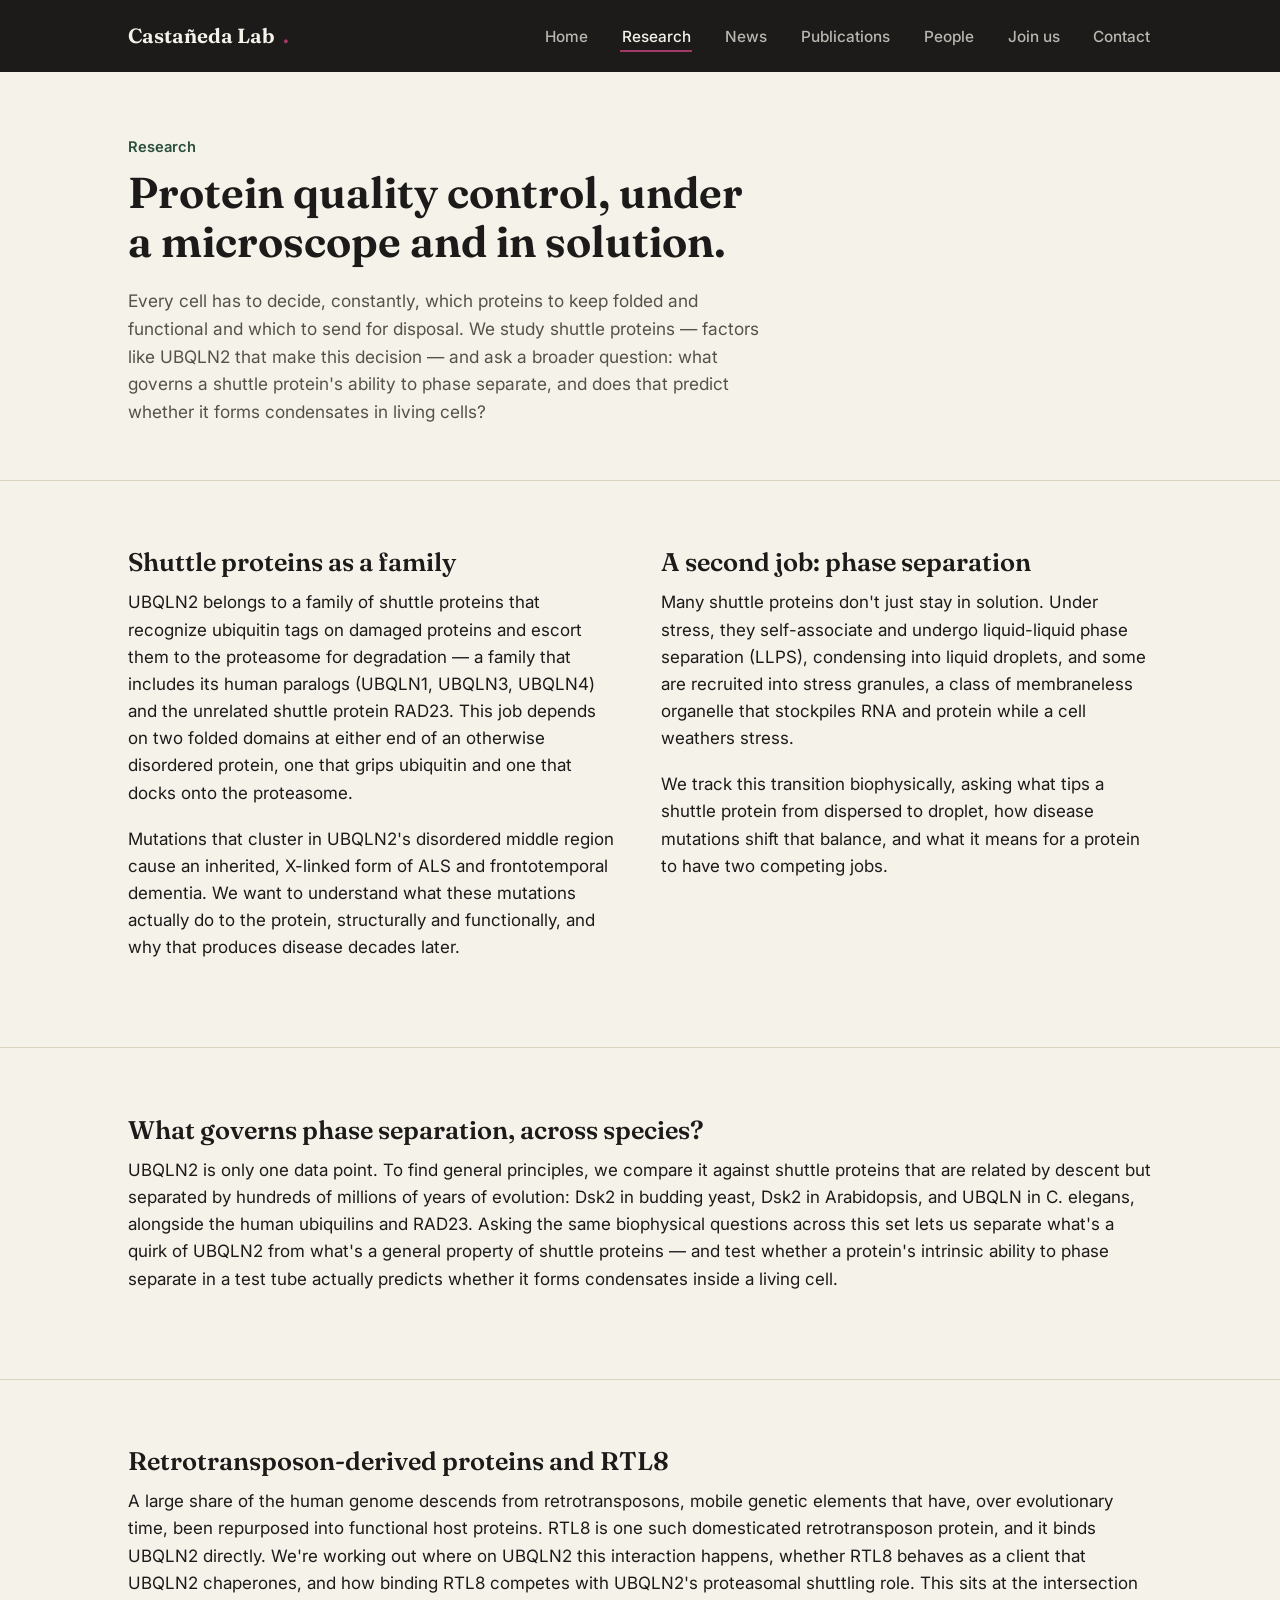
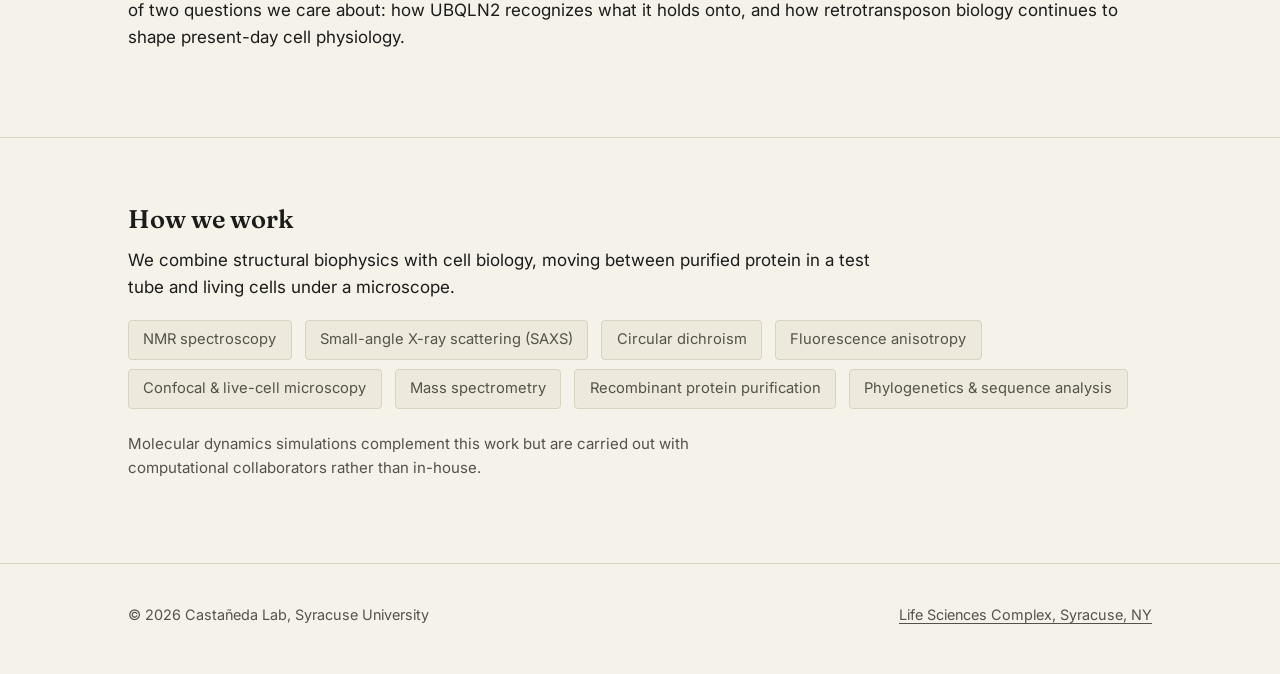
<file: research.html>
<!DOCTYPE html>
<html lang="en">
<head>
<meta charset="UTF-8">
<meta name="viewport" content="width=device-width, initial-scale=1">
<title>Research | Castañeda Lab</title>
<meta name="description" content="Research in the Castañeda Lab: shuttle proteins, phase separation, and the general principles that govern condensate formation, studied across UBQLN2 and its relatives.">
<link rel="preconnect" href="https://fonts.googleapis.com">
<link rel="preconnect" href="https://fonts.gstatic.com" crossorigin>
<link href="https://fonts.googleapis.com/css2?family=Fraunces:opsz,wght@9..144,500;9..144,600;9..144,640&family=Inter:wght@400;500;600&display=swap" rel="stylesheet">
<link rel="stylesheet" href="css/style.css">
</head>
<body>

<nav class="site-nav">
  <div class="wrap">
    <a href="index.html" class="wordmark">Castañeda Lab<span class="dot">.</span></a>
    <button class="nav-toggle" aria-label="Toggle navigation" aria-expanded="false">
      <span></span><span></span><span></span>
    </button>
    <ul class="nav-links">
      <li><a href="index.html">Home</a></li>
      <li><a href="research.html" aria-current="page">Research</a></li>
      <li><a href="news.html">News</a></li>
      <li><a href="publications.html">Publications</a></li>
      <li><a href="people.html">People</a></li>
      <li><a href="join.html">Join us</a></li>
      <li><a href="contact.html">Contact</a></li>
    </ul>
  </div>
</nav>

<header class="page-header">
  <div class="wrap">
    <p class="eyebrow">Research</p>
    <h1>Protein quality control, under a microscope and in solution.</h1>
    <p class="lede">Every cell has to decide, constantly, which proteins to keep folded and functional and which to send for disposal. We study shuttle proteins — factors like UBQLN2 that make this decision — and ask a broader question: what governs a shuttle protein's ability to phase separate, and does that predict whether it forms condensates in living cells?</p>
  </div>
</header>

<section>
  <div class="wrap grid-2">
    <div>
      <h2>Shuttle proteins as a family</h2>
      <p>UBQLN2 belongs to a family of shuttle proteins that recognize ubiquitin tags on damaged proteins and escort them to the proteasome for degradation — a family that includes its human paralogs (UBQLN1, UBQLN3, UBQLN4) and the unrelated shuttle protein RAD23. This job depends on two folded domains at either end of an otherwise disordered protein, one that grips ubiquitin and one that docks onto the proteasome.</p>
      <p>Mutations that cluster in UBQLN2's disordered middle region cause an inherited, X-linked form of ALS and frontotemporal dementia. We want to understand what these mutations actually do to the protein, structurally and functionally, and why that produces disease decades later.</p>
    </div>
    <div>
      <h2>A second job: phase separation</h2>
      <p>Many shuttle proteins don't just stay in solution. Under stress, they self-associate and undergo liquid-liquid phase separation (LLPS), condensing into liquid droplets, and some are recruited into stress granules, a class of membraneless organelle that stockpiles RNA and protein while a cell weathers stress.</p>
      <p>We track this transition biophysically, asking what tips a shuttle protein from dispersed to droplet, how disease mutations shift that balance, and what it means for a protein to have two competing jobs.</p>
    </div>
  </div>
</section>

<section>
  <div class="wrap">
    <h2>What governs phase separation, across species?</h2>
    <p class="wide">UBQLN2 is only one data point. To find general principles, we compare it against shuttle proteins that are related by descent but separated by hundreds of millions of years of evolution: Dsk2 in budding yeast, Dsk2 in Arabidopsis, and UBQLN in C. elegans, alongside the human ubiquilins and RAD23. Asking the same biophysical questions across this set lets us separate what's a quirk of UBQLN2 from what's a general property of shuttle proteins — and test whether a protein's intrinsic ability to phase separate in a test tube actually predicts whether it forms condensates inside a living cell.</p>
  </div>
</section>

<section>
  <div class="wrap">
    <h2>Retrotransposon-derived proteins and RTL8</h2>
    <p class="wide">A large share of the human genome descends from retrotransposons, mobile genetic elements that have, over evolutionary time, been repurposed into functional host proteins. RTL8 is one such domesticated retrotransposon protein, and it binds UBQLN2 directly. We're working out where on UBQLN2 this interaction happens, whether RTL8 behaves as a client that UBQLN2 chaperones, and how binding RTL8 competes with UBQLN2's proteasomal shuttling role. This sits at the intersection of two questions we care about: how UBQLN2 recognizes what it holds onto, and how retrotransposon biology continues to shape present-day cell physiology.</p>
  </div>
</section>

<section>
  <div class="wrap">
    <h2>How we work</h2>
    <p>We combine structural biophysics with cell biology, moving between purified protein in a test tube and living cells under a microscope.</p>
    <ul class="methods-list">
      <li>NMR spectroscopy</li>
      <li>Small-angle X-ray scattering (SAXS)</li>
      <li>Circular dichroism</li>
      <li>Fluorescence anisotropy</li>
      <li>Confocal &amp; live-cell microscopy</li>
      <li>Mass spectrometry</li>
      <li>Recombinant protein purification</li>
      <li>Phylogenetics &amp; sequence analysis</li>
    </ul>
    <p style="margin-top: 1.4rem; color: var(--ink-soft); font-size: 0.94rem;">Molecular dynamics simulations complement this work but are carried out with computational collaborators rather than in-house.</p>
  </div>
</section>

<footer class="site-footer">
  <div class="wrap">
    <span>© <span id="year"></span> Castañeda Lab, Syracuse University</span>
    <span><a href="contact.html">Life Sciences Complex, Syracuse, NY</a></span>
  </div>
</footer>

<script src="js/main.js"></script>
<script>document.getElementById("year").textContent = new Date().getFullYear();</script>
</body>
</html>
</file>
<file: css/style.css>
/* ============================================================
   Castañeda Lab — design tokens
   Palette pulled from the lab's own subject matter: the magenta/
   green fluorescence channels used to image UBQLN2 and stress
   granules, set against a warm paper ground for readability.
   ============================================================ */

:root {
  --paper: #F5F2EA;
  --paper-dim: #EDE9DD;
  --ink: #1C1B19;
  --ink-soft: #55524A;
  --line: #D9D2C0;
  --magenta: #A23A67;
  --magenta-deep: #7E2C4F;
  --moss: #3B6E52;
  --moss-deep: #2A4F3B;

  --font-display: "Fraunces", "Iowan Old Style", serif;
  --font-body: "Inter", -apple-system, BlinkMacSystemFont, sans-serif;

  --max-width: 1120px;
  --gutter: clamp(1.25rem, 4vw, 3rem);
}

* { box-sizing: border-box; }

html {
  scroll-behavior: smooth;
}

@media (prefers-reduced-motion: reduce) {
  html { scroll-behavior: auto; }
  * { animation-duration: 0.001ms !important; animation-iteration-count: 1 !important; transition-duration: 0.001ms !important; }
}

body {
  margin: 0;
  background: var(--paper);
  color: var(--ink);
  font-family: var(--font-body);
  font-size: 17px;
  line-height: 1.6;
  -webkit-font-smoothing: antialiased;
}

img { max-width: 100%; display: block; }

a {
  color: var(--magenta-deep);
  text-decoration-thickness: 1px;
  text-underline-offset: 3px;
}
a:hover { color: var(--magenta); }

h1, h2, h3, h4 {
  font-family: var(--font-display);
  font-weight: 600;
  line-height: 1.12;
  margin: 0 0 0.5em;
  color: var(--ink);
}

h1 { font-weight: 640; }

p { margin: 0 0 1.1em; max-width: 68ch; }
p.wide { max-width: none; }

.wrap {
  max-width: var(--max-width);
  margin: 0 auto;
  padding: 0 var(--gutter);
}

/* ---------- Nav ---------- */

.site-nav {
  position: sticky;
  top: 0;
  z-index: 40;
  background: var(--ink);
  width: 100%;
}

.site-nav .wrap {
  display: flex;
  align-items: center;
  justify-content: space-between;
  height: 72px;
}

.wordmark {
  font-family: var(--font-display);
  font-size: 1.28rem;
  font-weight: 640;
  color: var(--paper);
  text-decoration: none;
  display: flex;
  align-items: baseline;
  gap: 0.5rem;
}
.wordmark:hover { color: var(--paper); }
.wordmark .dot { color: var(--magenta); }

.nav-links {
  display: flex;
  gap: clamp(1rem, 2.4vw, 2.1rem);
  list-style: none;
  margin: 0;
  padding: 0;
}
.nav-links a {
  color: rgba(245, 242, 234, 0.72);
  text-decoration: none;
  font-size: 0.96rem;
  font-weight: 500;
  padding: 0.3rem 0.1rem;
  border-bottom: 2px solid transparent;
}
.nav-links a:hover,
.nav-links a[aria-current="page"] {
  color: var(--paper);
  border-bottom-color: var(--magenta);
}

.nav-toggle {
  display: none;
  background: none;
  border: 1px solid rgba(245, 242, 234, 0.35);
  border-radius: 6px;
  width: 42px;
  height: 38px;
  cursor: pointer;
}
.nav-toggle span {
  display: block;
  width: 18px;
  height: 2px;
  margin: 4px auto;
  background: var(--paper);
}

@media (max-width: 720px) {
  .nav-toggle { display: block; }
  .nav-links {
    position: absolute;
    top: 72px;
    left: 0;
    right: 0;
    background: var(--ink);
    border-bottom: 1px solid rgba(245, 242, 234, 0.15);
    flex-direction: column;
    gap: 0;
    padding: 0.5rem var(--gutter) 1rem;
    display: none;
  }
  .nav-links.open { display: flex; }
  .nav-links li { border-top: 1px solid rgba(245, 242, 234, 0.15); }
  .nav-links a { display: block; padding: 0.9rem 0.1rem; }
}

/* ---------- Hero (home only) ---------- */

.hero {
  padding: clamp(3rem, 8vw, 6.5rem) 0 clamp(2.5rem, 6vw, 4rem);
}

.hero .wrap {
  max-width: 72ch;
}

.eyebrow {
  color: var(--moss-deep);
  font-size: 0.92rem;
  font-weight: 600;
  margin-bottom: 0.9rem;
}

.hero h1 {
  font-size: clamp(2.4rem, 5vw, 3.6rem);
  letter-spacing: -0.01em;
  max-width: 20ch;
}

.hero .lede {
  font-size: 1.18rem;
  color: var(--ink-soft);
  max-width: 46ch;
  margin-top: 1.1rem;
}

.hero-actions {
  margin-top: 1.8rem;
  display: flex;
  gap: 1rem;
  flex-wrap: wrap;
}

.btn {
  display: inline-block;
  padding: 0.75rem 1.4rem;
  border-radius: 4px;
  font-weight: 600;
  font-size: 0.96rem;
  text-decoration: none;
  border: 1px solid transparent;
}
.btn-primary {
  background: var(--ink);
  color: var(--paper);
}
.btn-primary:hover { background: var(--magenta-deep); color: var(--paper); }
.btn-ghost {
  border-color: var(--line);
  color: var(--ink);
}
.btn-ghost:hover { border-color: var(--ink); color: var(--ink); }



/* ---------- Page header (interior pages) ---------- */

.page-header {
  padding: clamp(2.6rem, 6vw, 4rem) 0 2.2rem;
  border-bottom: 1px solid var(--line);
}
.page-header .eyebrow { margin-bottom: 0.6rem; }
.page-header h1 { font-size: clamp(2rem, 4vw, 2.7rem); max-width: 22ch; }
.page-header .lede { color: var(--ink-soft); font-size: 1.08rem; max-width: 58ch; margin-top: 0.8rem; }

/* ---------- Sections ---------- */

section { padding: clamp(2.6rem, 6vw, 4.2rem) 0; }
section + section { border-top: 1px solid var(--line); }

.section-head {
  display: flex;
  justify-content: space-between;
  align-items: flex-end;
  gap: 2rem;
  margin-bottom: 2.2rem;
  flex-wrap: wrap;
}
.section-head h2 { font-size: clamp(1.5rem, 3vw, 1.9rem); margin: 0; }

.grid-3 {
  display: grid;
  grid-template-columns: repeat(3, 1fr);
  gap: 2.2rem;
}
.grid-2 {
  display: grid;
  grid-template-columns: repeat(2, 1fr);
  gap: 2.6rem;
}
@media (max-width: 860px) {
  .grid-3 { grid-template-columns: 1fr; }
  .grid-2 { grid-template-columns: 1fr; }
}

/* Research topic card */
.topic {
  border-top: 3px solid var(--magenta);
  padding-top: 1.1rem;
}
.topic.moss { border-top-color: var(--moss); }
.topic h3 { font-size: 1.18rem; margin-bottom: 0.5rem; }
.topic p { color: var(--ink-soft); font-size: 0.98rem; }

/* Methods list */
.methods-list {
  display: flex;
  flex-wrap: wrap;
  gap: 0.6rem 0.8rem;
  padding: 0;
  margin: 0;
  list-style: none;
}
.methods-list li {
  border: 1px solid var(--line);
  border-radius: 4px;
  padding: 0.45rem 0.9rem;
  font-size: 0.92rem;
  color: var(--ink-soft);
  background: var(--paper-dim);
}

/* People */
.person-group-heading {
  font-size: 0.92rem;
  color: var(--magenta-deep);
  font-weight: 600;
  text-transform: uppercase;
  letter-spacing: 0.06em;
  margin: 2.6rem 0 0.2rem;
}
.person-group-heading:first-of-type { margin-top: 0; }
.person-group-heading + .person { border-top: none; }
.person {
  display: grid;
  grid-template-columns: 96px 1fr;
  gap: 1.3rem;
  padding: 1.6rem 0;
  border-top: 1px solid var(--line);
}
.person:first-of-type { border-top: none; }
.avatar {
  width: 96px;
  height: 96px;
  border-radius: 50%;
  background: var(--paper-dim);
  border: 1px solid var(--line);
  overflow: hidden;
  flex-shrink: 0;
}
.avatar img {
  width: 100%;
  height: 100%;
  object-fit: cover;
  display: block;
}
.person h3 { font-size: 1.1rem; margin-bottom: 0.15rem; }
.person .role { color: var(--magenta-deep); font-size: 0.92rem; font-weight: 600; margin-bottom: 0.5rem; }
.person p { font-size: 0.96rem; color: var(--ink-soft); margin-bottom: 0; }

.pi-block {
  display: grid;
  grid-template-columns: 160px 1fr;
  gap: 2rem;
  align-items: start;
  padding-bottom: 2.4rem;
  border-bottom: 1px solid var(--line);
  margin-bottom: 2.4rem;
}
.pi-block .avatar { width: 160px; height: 160px; }
@media (max-width: 620px) {
  .pi-block, .person { grid-template-columns: 72px 1fr; }
  .pi-block .avatar { width: 72px; height: 72px; }
}

/* Publications */
.pub-year-heading {
  font-size: 1.1rem;
  color: var(--ink-soft);
  font-weight: 600;
  margin: 2.4rem 0 0.6rem;
}
.pub-year-heading:first-child { margin-top: 0; }
.pub-list { list-style: none; margin: 0; padding: 0; }
.pub-item {
  padding: 1.1rem 0;
  border-top: 1px solid var(--line);
}
.pub-item:first-child { border-top: none; }
.pub-title { font-weight: 600; margin-bottom: 0.25rem; }
.pub-meta { color: var(--ink-soft); font-size: 0.94rem; margin-bottom: 0; }

/* Callout / join */
.callout {
  background: var(--ink);
  color: var(--paper);
  border-radius: 8px;
  padding: clamp(2rem, 4vw, 3rem);
  display: grid;
  grid-template-columns: 1.4fr 1fr;
  gap: 2rem;
  align-items: center;
}
.callout h2, .callout p { color: var(--paper); }
.callout p { color: #D9D2C0; }
.callout .btn-primary { background: var(--magenta); }
.callout .btn-primary:hover { background: var(--moss); }
@media (max-width: 720px) { .callout { grid-template-columns: 1fr; } }

/* Contact */
.contact-grid {
  display: grid;
  grid-template-columns: 1fr 1fr;
  gap: 2.6rem;
}
@media (max-width: 720px) { .contact-grid { grid-template-columns: 1fr; } }
.contact-card {
  border: 1px solid var(--line);
  border-radius: 8px;
  padding: 1.6rem;
}
.contact-card h3 { font-size: 1.05rem; margin-bottom: 0.4rem; }
.contact-card p { font-size: 0.96rem; color: var(--ink-soft); margin-bottom: 0.4rem; }

/* Footer */
.site-footer {
  border-top: 1px solid var(--line);
  padding: 2.4rem 0 3rem;
}
.site-footer .wrap {
  display: flex;
  justify-content: space-between;
  flex-wrap: wrap;
  gap: 1rem;
  font-size: 0.9rem;
  color: var(--ink-soft);
}
.site-footer a { color: var(--ink-soft); }
.site-footer a:hover { color: var(--magenta-deep); }
</file>
